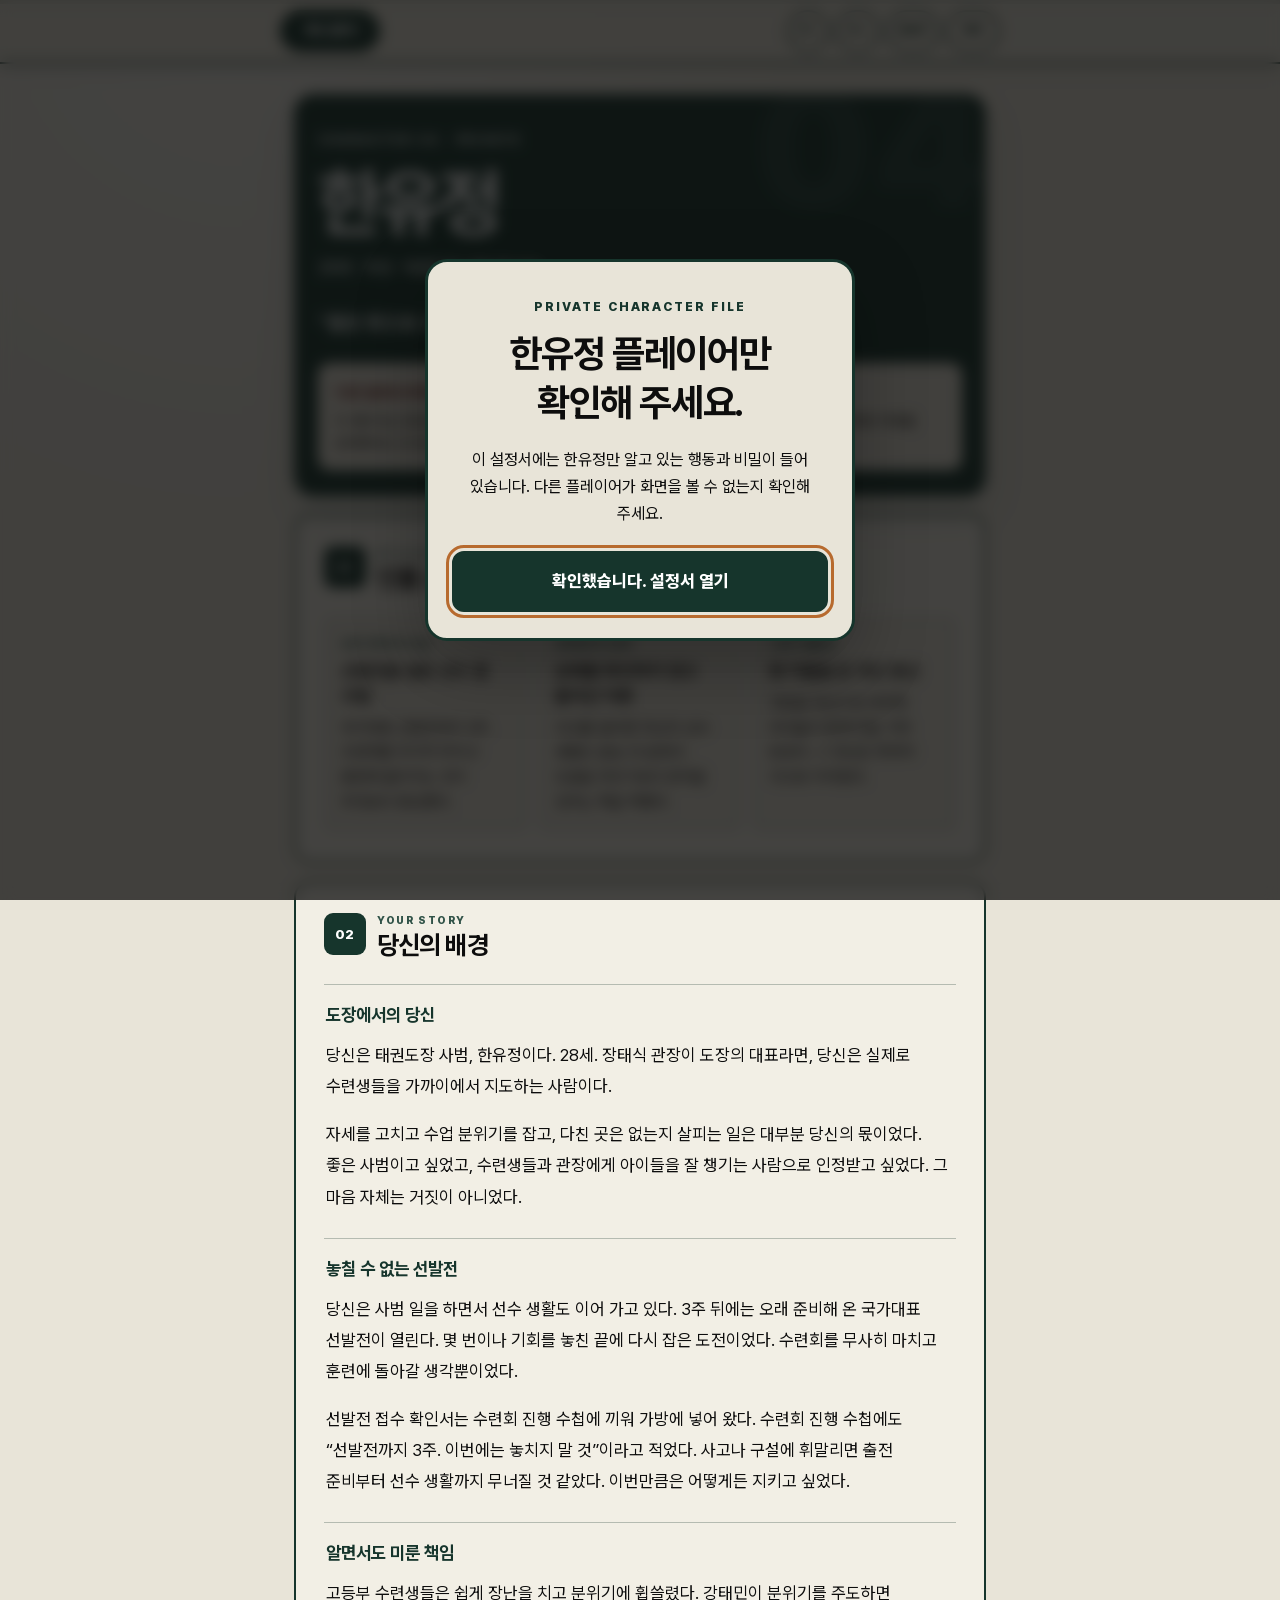
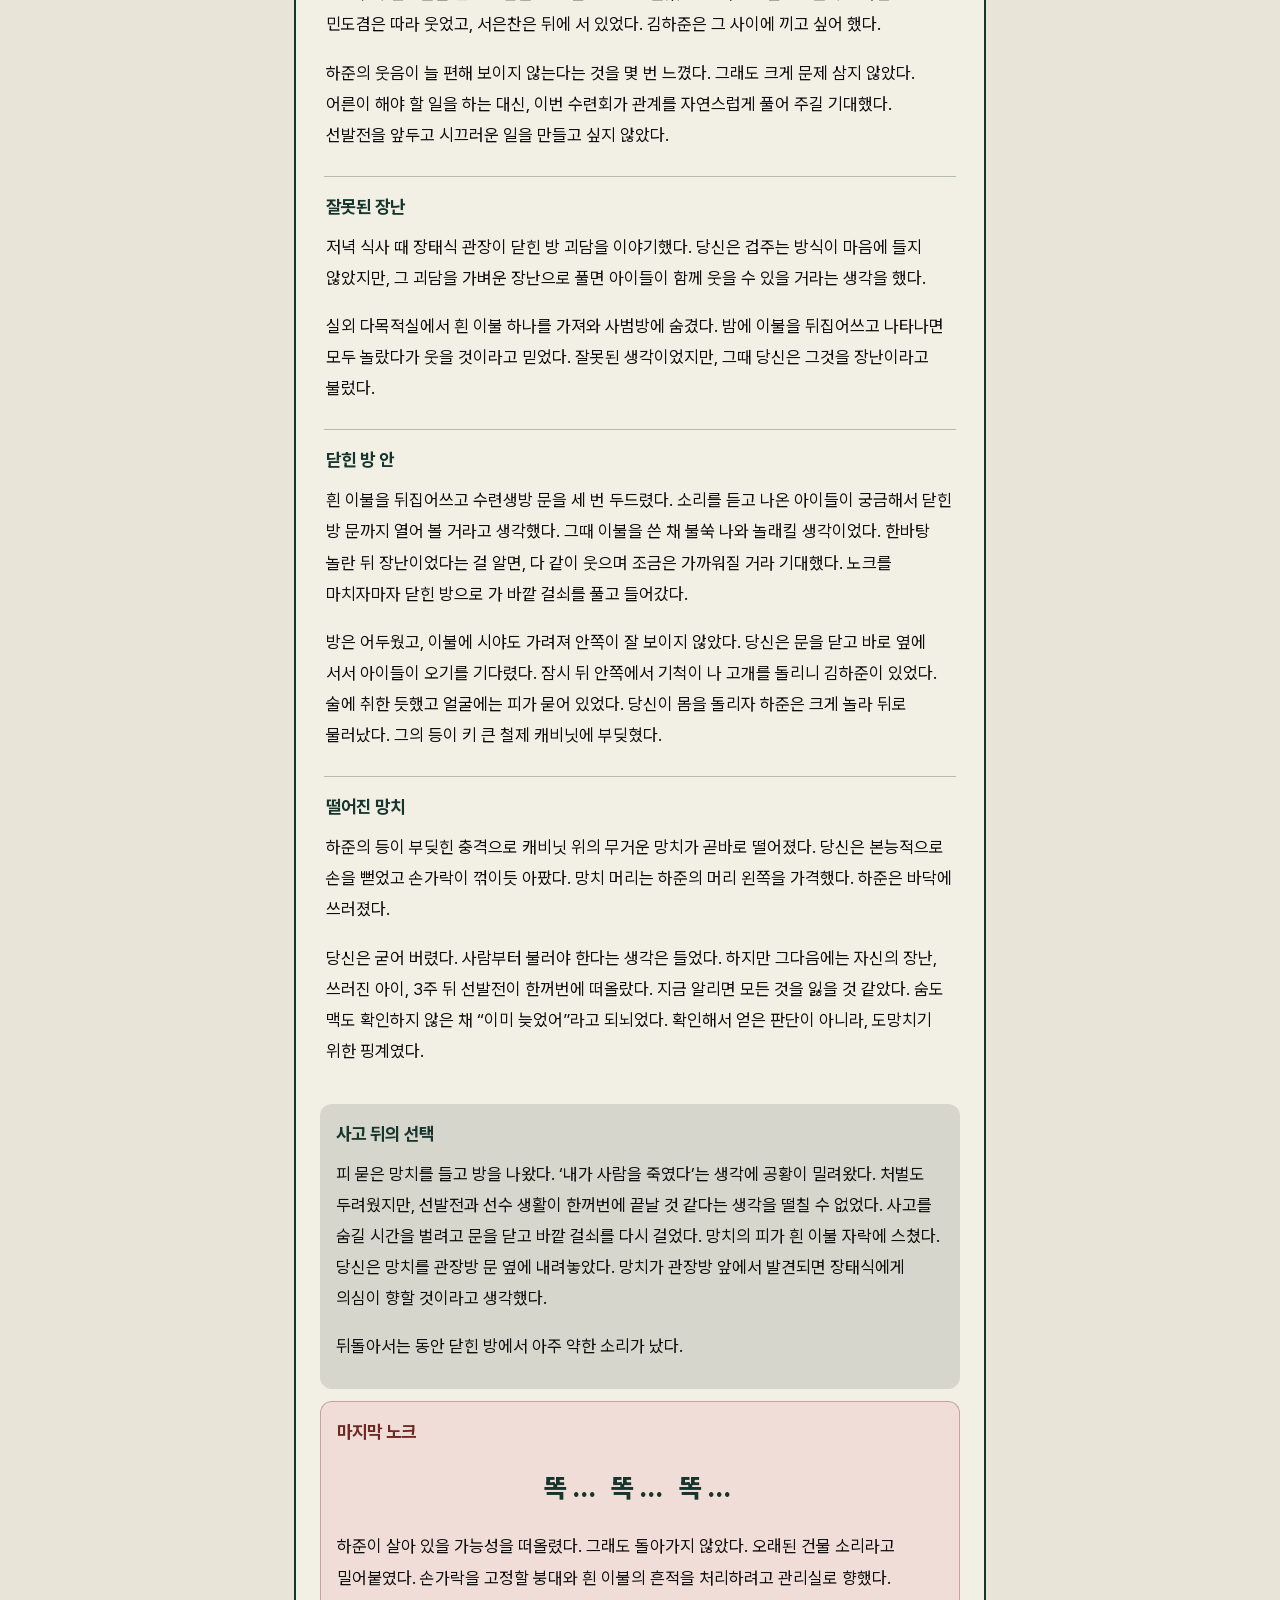
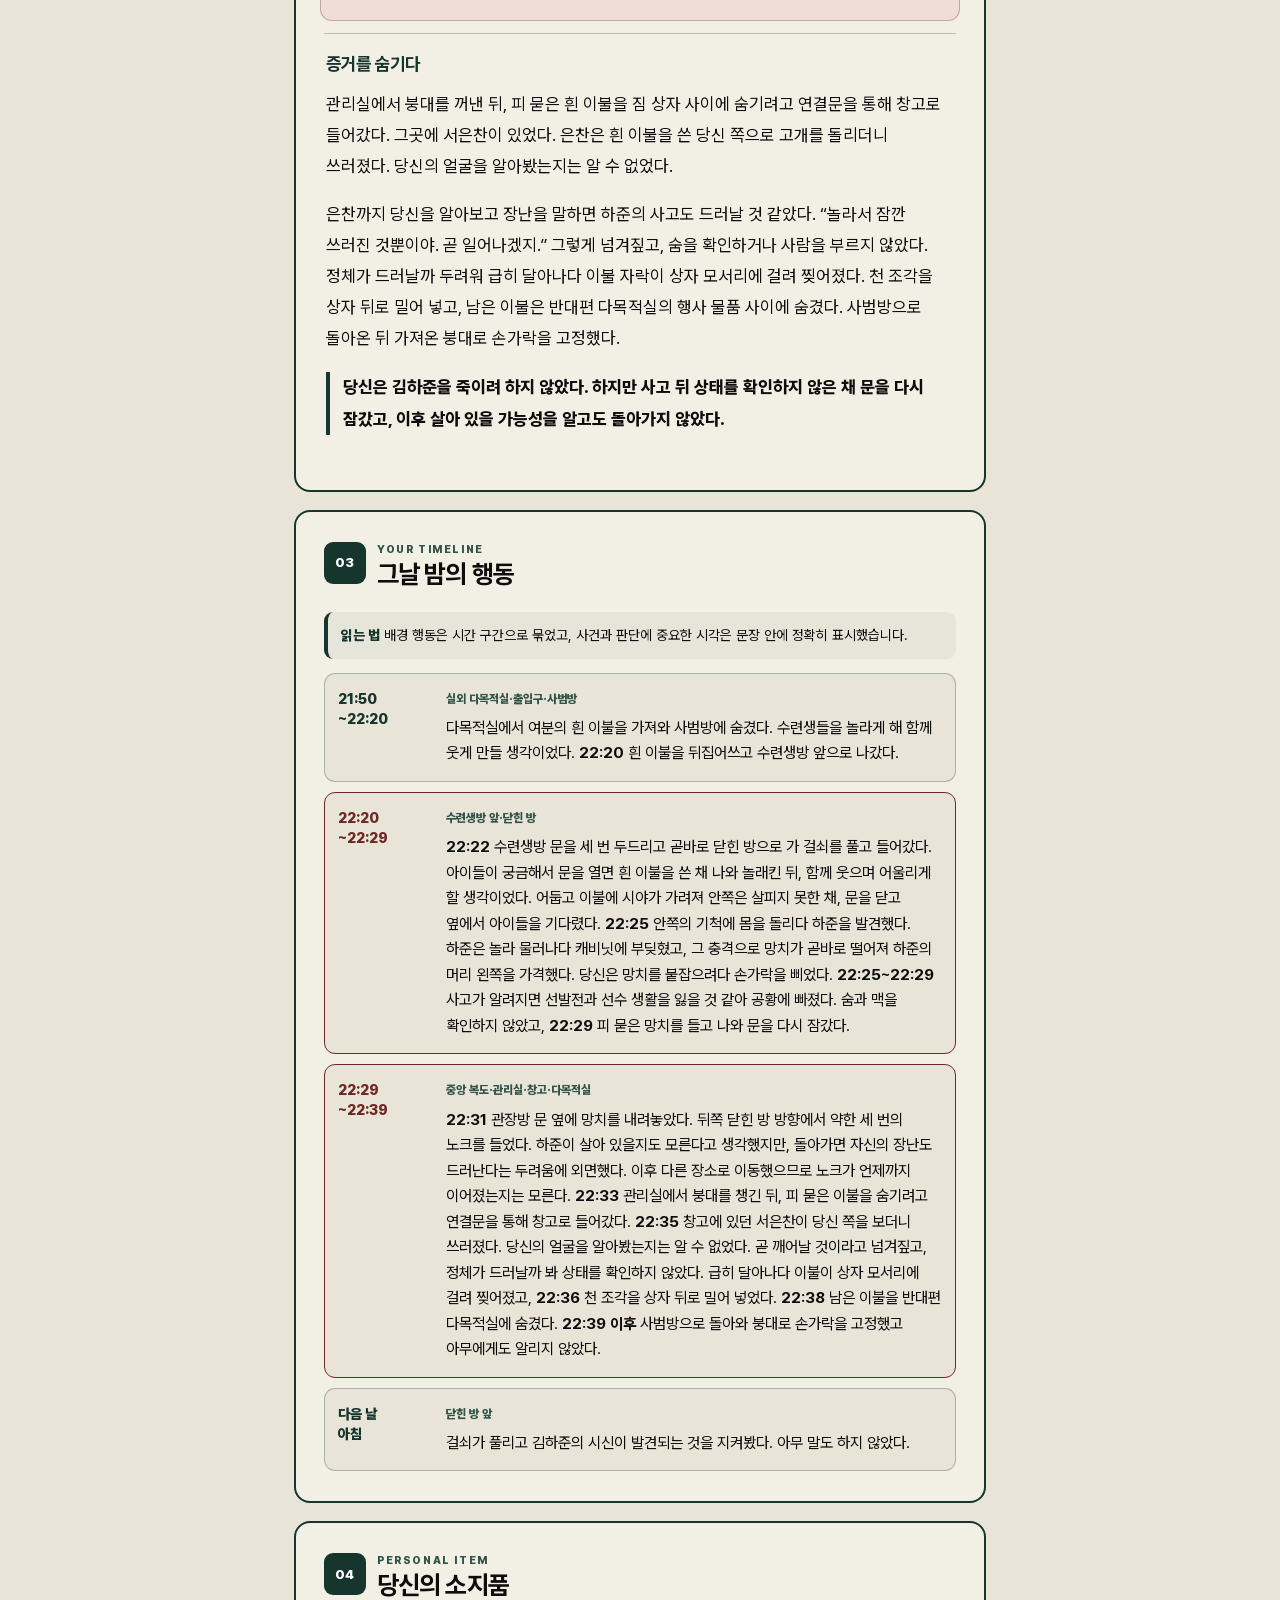
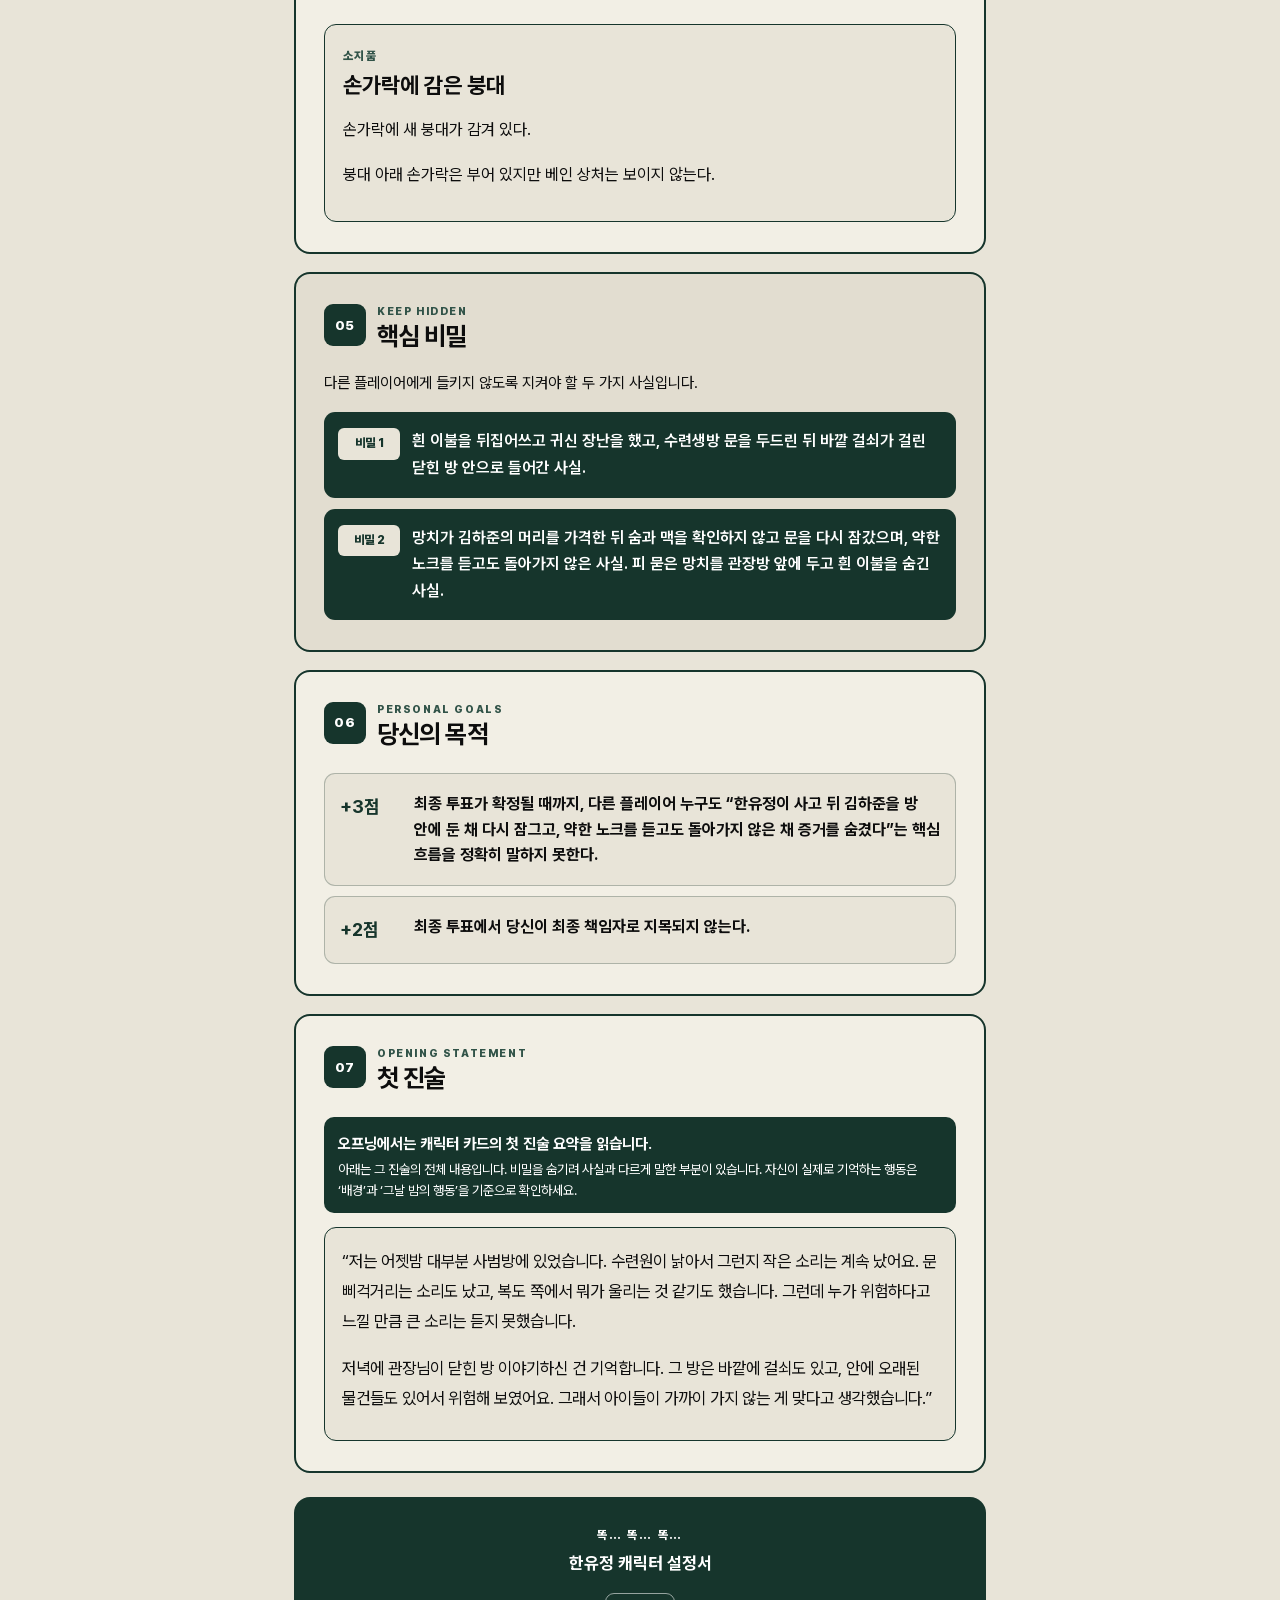
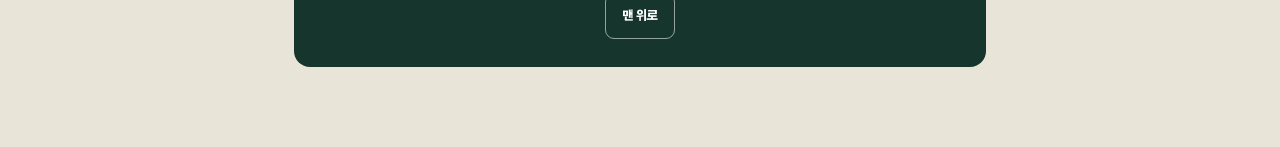
<file: index.html>
<!doctype html>
<html lang="ko">
<head>
  <meta charset="utf-8">
  <meta name="viewport" content="width=device-width, initial-scale=1, viewport-fit=cover">
  <meta name="theme-color" content="#E8E4D8">
  <meta name="color-scheme" content="light">
  <meta name="robots" content="noindex,nofollow,noarchive,nosnippet">
  <title>똑… 똑… 똑… | 한유정 캐릭터 설정서</title>
  <meta name="description" content="머더 미스터리 똑… 똑… 똑… 한유정 전용 모바일 캐릭터 설정서">
  <link rel="stylesheet" href="style.css?v=20260930-role1">
</head>
<body class="is-locked">
  <span class="page-top-anchor" id="pageTop" aria-hidden="true"></span>
  <a class="skip-link" href="#mainContent">본문으로 바로가기</a>
  <div class="reading-progress" aria-hidden="true"><span id="readingProgress"></span></div>

  <section class="privacy-gate" id="privacyGate" role="dialog" aria-modal="true" aria-labelledby="gateTitle">
    <div class="privacy-gate__card">
      <p class="privacy-gate__eyebrow">PRIVATE CHARACTER FILE</p>
      <h1 id="gateTitle">한유정 플레이어만<br>확인해 주세요.</h1>
      <p>이 설정서에는 한유정만 알고 있는 행동과 비밀이 들어 있습니다. 다른 플레이어가 화면을 볼 수 없는지 확인해 주세요.</p>
      <button id="acknowledgeButton" type="button">확인했습니다. 설정서 열기</button>
    </div>
  </section>

  <section class="reader-tutorial" id="readerTutorial" role="dialog" aria-modal="true" aria-labelledby="tutorialTitle" aria-describedby="tutorialDescription" hidden>
    <div class="reader-tutorial__spotlight" id="tutorialSpotlight" aria-hidden="true"></div>
    <div class="reader-tutorial__card" id="tutorialCard">
      <div class="reader-tutorial__meta">
        <p>상단 버튼 안내 <span id="tutorialCounter">1 / 4</span></p>
        <button id="tutorialClose" type="button" aria-label="버튼 안내 닫기">닫기</button>
      </div>
      <div class="reader-tutorial__copy" aria-live="polite" aria-atomic="true">
        <h2 id="tutorialTitle">게임 설명서</h2>
        <p id="tutorialDescription"></p>
      </div>
      <div class="reader-tutorial__actions">
        <button id="tutorialPrevious" type="button" disabled>이전</button>
        <button id="tutorialNext" type="button">다음</button>
      </div>
    </div>
  </section>

  <header class="reader-header" id="readerHeader" inert aria-hidden="true">
    <div class="reader-header__inner">
      <a class="control-button control-button--guide" id="gameGuideLink" href="game-guide/index.html">게임 설명서</a>
      <div class="reader-controls" aria-label="읽기 설정">
        <button class="control-button font-button" id="fontDown" type="button" aria-label="글자 크기 줄이기">가−</button>
        <button class="control-button font-button" id="fontUp" type="button" aria-label="글자 크기 키우기">가＋</button>
        <button class="control-button control-button--map" id="mapOpen" type="button" aria-haspopup="dialog" aria-controls="mapModal" aria-expanded="false">MAP</button>
        <button class="control-button control-button--toc" id="tocOpen" type="button" aria-haspopup="dialog" aria-controls="tocSheet" aria-expanded="false">목차</button>
      </div>
    </div>
  </header>

  <aside class="toc-sheet" id="tocSheet" aria-hidden="true" inert>
    <button class="toc-sheet__backdrop" id="tocBackdrop" type="button" tabindex="-1" aria-label="목차 닫기"></button>
    <div class="toc-sheet__panel" role="dialog" aria-modal="true" aria-labelledby="tocTitle">
      <div class="toc-sheet__header">
        <div><span>QUICK NAVIGATION</span><h2 id="tocTitle">목차</h2></div>
        <button id="tocClose" type="button" aria-label="목차 닫기">닫기</button>
      </div>
      <nav class="toc-list" aria-label="설정서 목차">
        <a href="#profile"><span>01</span><strong>인물 소개</strong></a>
        <a href="#background"><span>02</span><strong>당신의 배경</strong></a>
        <a href="#timeline"><span>03</span><strong>그날 밤의 행동</strong></a>
        <a href="#belonging"><span>04</span><strong>당신의 소지품</strong></a>
        <a href="#secrets"><span>05</span><strong>핵심 비밀</strong></a>
        <a href="#goals"><span>06</span><strong>당신의 목적</strong></a>
        <a href="#statement"><span>07</span><strong>첫 진술</strong></a>
      </nav>
    </div>
  </aside>

  <aside class="map-modal" id="mapModal" aria-hidden="true" inert>
    <button class="map-modal__backdrop" id="mapBackdrop" type="button" tabindex="-1" aria-label="지도 닫기"></button>
    <section class="map-modal__panel" role="dialog" aria-modal="true" aria-labelledby="mapTitle">
      <header class="map-modal__header">
        <div><span id="mapCounter">MAP 1 / 2</span><h2 id="mapTitle" aria-live="polite">수련원 지도</h2></div>
        <button id="mapClose" type="button">닫기</button>
      </header>
      <div class="map-toolbar" aria-label="지도 확대 설정">
        <button id="mapZoomOut" type="button" aria-label="지도 축소">−</button>
        <output id="mapZoomValue" aria-live="polite">100%</output>
        <button id="mapZoomIn" type="button" aria-label="지도 확대">＋</button>
        <button id="mapReset" type="button">맞춤</button>
      </div>
      <div class="map-viewport" id="mapViewport" tabindex="0" aria-label="확대된 지도를 스크롤하여 확인">
        <img id="mapImage" src="map.png" alt="수련원 실외시설과 실내시설의 방 및 이동 구조를 보여 주는 지도" draggable="false">
      </div>
      <footer class="map-gallery-footer">
        <div class="map-thumbnails" role="group" aria-label="지도 선택">
          <button class="map-thumbnail" type="button" data-map-src="map.png" data-map-title="수련원 지도" data-map-alt="수련원 실외시설과 실내시설의 방 및 이동 구조를 보여 주는 지도" aria-label="수련원 지도 보기" aria-pressed="true" aria-controls="mapViewport">
            <img src="map.png" alt="" width="56" height="48" loading="lazy" draggable="false">
            <span class="map-thumbnail__label">수련원 지도</span>
            <span class="map-thumbnail__check" aria-hidden="true">✓</span>
          </button>
          <button class="map-thumbnail" type="button" data-map-src="bed-layout.png" data-map-title="수련생방 침대 배치도" data-map-alt="수련생방 침대 배치도. 왼쪽 위는 서은찬, 왼쪽 아래는 김하준, 오른쪽은 민도겸, 아래쪽 가로 침대는 강태민. 창문은 위쪽, 출입문은 오른쪽 위에 있다." aria-label="수련생방 침대 배치도 보기" aria-pressed="false" aria-controls="mapViewport">
            <img src="bed-layout.png" alt="" width="56" height="48" loading="lazy" draggable="false">
            <span class="map-thumbnail__label">침대 배치도</span>
            <span class="map-thumbnail__check" aria-hidden="true">✓</span>
          </button>
        </div>
        <p class="map-hint">미리보기를 누르면 지도가 바뀝니다.<br>확대 후에는 위아래·좌우로 움직여 확인하세요.</p>
      </footer>
    </section>
  </aside>

  <main class="page-shell" id="mainContent" tabindex="-1" inert aria-hidden="true">
    <section class="character-hero" aria-labelledby="characterName">
      <p class="character-hero__eyebrow">CHARACTER 04 · PRIVATE</p>
      <div class="character-hero__identity">
        <h2 id="characterName">한유정</h2>
        <p class="character-case-status character-case-status--culprit" aria-label="이번 사건: 당신은 범인입니다."><span>이번 사건 · 본인만 확인</span><strong>당신은 범인입니다.</strong></p>
      </div>
      <p class="character-hero__role">28세 · 여성 · 태권도장 사범 겸 선수</p>
      <p class="character-hero__lead">“좋은 뜻으로 시작한 장난은, 돌아갈 수 없는 선택이 되었다.”</p>
      <div class="privacy-note">
        <strong>다른 플레이어에게 보여주지 마세요.</strong>
        <p>이 페이지는 한유정을 맡은 플레이어만 읽습니다. 필요한 내용은 말로 설명할 수 있지만, 설정서 화면 자체를 공개해서는 안 됩니다.</p>
      </div>
    </section>

    <section class="content-section" id="profile" data-section="인물 소개">
      <div class="section-heading">
        <span class="section-number">01</span>
        <div><p>AT A GLANCE</p><h2>인물 소개</h2></div>
      </div>
      <div class="profile-grid">
        <article><span>도장 안에서의 모습</span><strong>선발전을 앞둔 선수 겸 사범</strong><p>국가대표 선발전까지 3주. 수련회를 무사히 마치고 훈련에 돌아가는 것이 무엇보다 중요했다.</p></article>
        <article><span>김하준과의 관계</span><strong>상태를 확인하지 않고 돌아선 어른</strong><p>사고를 알리면 자신의 선수 생활도 끝날 것 같았다. 도움을 부르기보다 흔적을 감추는 쪽을 택했다.</p></article>
        <article><span>그날의 출발점</span><strong>흰 이불을 쓴 귀신 장난</strong><p>괴담을 장난으로 바꾸면 아이들이 함께 웃을 거라 믿었다. 그 장난은 뜻밖의 사고로 이어졌다.</p></article>
      </div>
    </section>

    <section class="content-section" id="background" data-section="당신의 배경">
      <div class="section-heading">
        <span class="section-number">02</span>
        <div><p>YOUR STORY</p><h2>당신의 배경</h2></div>
      </div>
      <div class="story-block">
        <h3>도장에서의 당신</h3>
        <p>당신은 태권도장 사범, 한유정이다. 28세. 장태식 관장이 도장의 대표라면, 당신은 실제로 수련생들을 가까이에서 지도하는 사람이다.</p>
        <p>자세를 고치고 수업 분위기를 잡고, 다친 곳은 없는지 살피는 일은 대부분 당신의 몫이었다. 좋은 사범이고 싶었고, 수련생들과 관장에게 아이들을 잘 챙기는 사람으로 인정받고 싶었다. 그 마음 자체는 거짓이 아니었다.</p>
      </div>
      <div class="story-block">
        <h3>놓칠 수 없는 선발전</h3>
        <p>당신은 사범 일을 하면서 선수 생활도 이어 가고 있다. 3주 뒤에는 오래 준비해 온 국가대표 선발전이 열린다. 몇 번이나 기회를 놓친 끝에 다시 잡은 도전이었다. 수련회를 무사히 마치고 훈련에 돌아갈 생각뿐이었다.</p>
        <p>선발전 접수 확인서는 수련회 진행 수첩에 끼워 가방에 넣어 왔다. 수련회 진행 수첩에도 “선발전까지 3주. 이번에는 놓치지 말 것”이라고 적었다. 사고나 구설에 휘말리면 출전 준비부터 선수 생활까지 무너질 것 같았다. 이번만큼은 어떻게든 지키고 싶었다.</p>
      </div>
      <div class="story-block">
        <h3>알면서도 미룬 책임</h3>
        <p>고등부 수련생들은 쉽게 장난을 치고 분위기에 휩쓸렸다. 강태민이 분위기를 주도하면 민도겸은 따라 웃었고, 서은찬은 뒤에 서 있었다. 김하준은 그 사이에 끼고 싶어 했다.</p>
        <p>하준의 웃음이 늘 편해 보이지 않는다는 것을 몇 번 느꼈다. 그래도 크게 문제 삼지 않았다. 어른이 해야 할 일을 하는 대신, 이번 수련회가 관계를 자연스럽게 풀어 주길 기대했다. 선발전을 앞두고 시끄러운 일을 만들고 싶지 않았다.</p>
      </div>
      <div class="story-block">
        <h3>잘못된 장난</h3>
        <p>저녁 식사 때 장태식 관장이 닫힌 방 괴담을 이야기했다. 당신은 겁주는 방식이 마음에 들지 않았지만, 그 괴담을 가벼운 장난으로 풀면 아이들이 함께 웃을 수 있을 거라는 생각을 했다.</p>
        <p>실외 다목적실에서 흰 이불 하나를 가져와 사범방에 숨겼다. 밤에 이불을 뒤집어쓰고 나타나면 모두 놀랐다가 웃을 것이라고 믿었다. 잘못된 생각이었지만, 그때 당신은 그것을 장난이라고 불렀다.</p>
      </div>
      <div class="story-block">
        <h3>닫힌 방 안</h3>
        <p>흰 이불을 뒤집어쓰고 수련생방 문을 세 번 두드렸다. 소리를 듣고 나온 아이들이 궁금해서 닫힌 방 문까지 열어 볼 거라고 생각했다. 그때 이불을 쓴 채 불쑥 나와 놀래킬 생각이었다. 한바탕 놀란 뒤 장난이었다는 걸 알면, 다 같이 웃으며 조금은 가까워질 거라 기대했다. 노크를 마치자마자 닫힌 방으로 가 바깥 걸쇠를 풀고 들어갔다.</p>
        <p>방은 어두웠고, 이불에 시야도 가려져 안쪽이 잘 보이지 않았다. 당신은 문을 닫고 바로 옆에 서서 아이들이 오기를 기다렸다. 잠시 뒤 안쪽에서 기척이 나 고개를 돌리니 김하준이 있었다. 술에 취한 듯했고 얼굴에는 피가 묻어 있었다. 당신이 몸을 돌리자 하준은 크게 놀라 뒤로 물러났다. 그의 등이 키 큰 철제 캐비닛에 부딪혔다.</p>
      </div>
      <div class="story-block">
        <h3>떨어진 망치</h3>
        <p>하준의 등이 부딪힌 충격으로 캐비닛 위의 무거운 망치가 곧바로 떨어졌다. 당신은 본능적으로 손을 뻗었고 손가락이 꺾이듯 아팠다. 망치 머리는 하준의 머리 왼쪽을 가격했다. 하준은 바닥에 쓰러졌다.</p>
        <p>당신은 굳어 버렸다. 사람부터 불러야 한다는 생각은 들었다. 하지만 그다음에는 자신의 장난, 쓰러진 아이, 3주 뒤 선발전이 한꺼번에 떠올랐다. 지금 알리면 모든 것을 잃을 것 같았다. 숨도 맥도 확인하지 않은 채 “이미 늦었어”라고 되뇌었다. 확인해서 얻은 판단이 아니라, 도망치기 위한 핑계였다.</p>
      </div>
      <div class="story-block story-block--dark">
        <h3>사고 뒤의 선택</h3>
        <p>피 묻은 망치를 들고 방을 나왔다. ‘내가 사람을 죽였다’는 생각에 공황이 밀려왔다. 처벌도 두려웠지만, 선발전과 선수 생활이 한꺼번에 끝날 것 같다는 생각을 떨칠 수 없었다. 사고를 숨길 시간을 벌려고 문을 닫고 바깥 걸쇠를 다시 걸었다. 망치의 피가 흰 이불 자락에 스쳤다. 당신은 망치를 관장방 문 옆에 내려놓았다. 망치가 관장방 앞에서 발견되면 장태식에게 의심이 향할 것이라고 생각했다.</p>
        <p>뒤돌아서는 동안 닫힌 방에서 아주 약한 소리가 났다.</p>
      </div>
      <div class="story-block story-block--danger">
        <h3>마지막 노크</h3>
        <blockquote>똑… 똑… 똑…</blockquote>
        <p>하준이 살아 있을 가능성을 떠올렸다. 그래도 돌아가지 않았다. 오래된 건물 소리라고 밀어붙였다. 손가락을 고정할 붕대와 흰 이불의 흔적을 처리하려고 관리실로 향했다.</p>
      </div>
      <div class="story-block">
        <h3>증거를 숨기다</h3>
        <p>관리실에서 붕대를 꺼낸 뒤, 피 묻은 흰 이불을 짐 상자 사이에 숨기려고 연결문을 통해 창고로 들어갔다. 그곳에 서은찬이 있었다. 은찬은 흰 이불을 쓴 당신 쪽으로 고개를 돌리더니 쓰러졌다. 당신의 얼굴을 알아봤는지는 알 수 없었다.</p>
        <p>은찬까지 당신을 알아보고 장난을 말하면 하준의 사고도 드러날 것 같았다. “놀라서 잠깐 쓰러진 것뿐이야. 곧 일어나겠지.” 그렇게 넘겨짚고, 숨을 확인하거나 사람을 부르지 않았다. 정체가 드러날까 두려워 급히 달아나다 이불 자락이 상자 모서리에 걸려 찢어졌다. 천 조각을 상자 뒤로 밀어 넣고, 남은 이불은 반대편 다목적실의 행사 물품 사이에 숨겼다. 사범방으로 돌아온 뒤 가져온 붕대로 손가락을 고정했다.</p>
        <p class="ending-line">당신은 김하준을 죽이려 하지 않았다. 하지만 사고 뒤 상태를 확인하지 않은 채 문을 다시 잠갔고, 이후 살아 있을 가능성을 알고도 돌아가지 않았다.</p>
      </div>
    </section>

    <section class="content-section" id="timeline" data-section="그날 밤의 행동">
      <div class="section-heading">
        <span class="section-number">03</span>
        <div><p>YOUR TIMELINE</p><h2>그날 밤의 행동</h2></div>
      </div>
      <p class="timeline-note"><strong>읽는 법</strong> 배경 행동은 시간 구간으로 묶었고, 사건과 판단에 중요한 시각은 문장 안에 정확히 표시했습니다.</p>
      <ol class="timeline-list">
        <li><div class="timeline-time" aria-label="21시 50분부터 22시 20분까지">21:50<br><span>~22:20</span></div><div><span class="location">실외 다목적실·출입구·사범방</span><p>다목적실에서 여분의 흰 이불을 가져와 사범방에 숨겼다. 수련생들을 놀라게 해 함께 웃게 만들 생각이었다. <strong>22:20</strong> 흰 이불을 뒤집어쓰고 수련생방 앞으로 나갔다.</p></div></li>
        <li class="timeline-list__critical"><div class="timeline-time" aria-label="22시 20분부터 22시 29분까지">22:20<br><span>~22:29</span></div><div><span class="location">수련생방 앞·닫힌 방</span><p><strong>22:22</strong> 수련생방 문을 세 번 두드리고 곧바로 닫힌 방으로 가 걸쇠를 풀고 들어갔다. 아이들이 궁금해서 문을 열면 흰 이불을 쓴 채 나와 놀래킨 뒤, 함께 웃으며 어울리게 할 생각이었다. 어둡고 이불에 시야가 가려져 안쪽은 살피지 못한 채, 문을 닫고 옆에서 아이들을 기다렸다. <strong>22:25</strong> 안쪽의 기척에 몸을 돌리다 하준을 발견했다. 하준은 놀라 물러나다 캐비닛에 부딪혔고, 그 충격으로 망치가 곧바로 떨어져 하준의 머리 왼쪽을 가격했다. 당신은 망치를 붙잡으려다 손가락을 삐었다. <strong>22:25~22:29</strong> 사고가 알려지면 선발전과 선수 생활을 잃을 것 같아 공황에 빠졌다. 숨과 맥을 확인하지 않았고, <strong>22:29</strong> 피 묻은 망치를 들고 나와 문을 다시 잠갔다.</p></div></li>
        <li class="timeline-list__critical"><div class="timeline-time" aria-label="22시 29분부터 22시 39분까지">22:29<br><span>~22:39</span></div><div><span class="location">중앙 복도·관리실·창고·다목적실</span><p><strong>22:31</strong> 관장방 문 옆에 망치를 내려놓았다. 뒤쪽 닫힌 방 방향에서 약한 세 번의 노크를 들었다. 하준이 살아 있을지도 모른다고 생각했지만, 돌아가면 자신의 장난도 드러난다는 두려움에 외면했다. 이후 다른 장소로 이동했으므로 노크가 언제까지 이어졌는지는 모른다. <strong>22:33</strong> 관리실에서 붕대를 챙긴 뒤, 피 묻은 이불을 숨기려고 연결문을 통해 창고로 들어갔다. <strong>22:35</strong> 창고에 있던 서은찬이 당신 쪽을 보더니 쓰러졌다. 당신의 얼굴을 알아봤는지는 알 수 없었다. 곧 깨어날 것이라고 넘겨짚고, 정체가 드러날까 봐 상태를 확인하지 않았다. 급히 달아나다 이불이 상자 모서리에 걸려 찢어졌고, <strong>22:36</strong> 천 조각을 상자 뒤로 밀어 넣었다. <strong>22:38</strong> 남은 이불을 반대편 다목적실에 숨겼다. <strong>22:39 이후</strong> 사범방으로 돌아와 붕대로 손가락을 고정했고 아무에게도 알리지 않았다.</p></div></li>
        <li><div class="timeline-time">다음 날<br>아침</div><div><span class="location">닫힌 방 앞</span><p>걸쇠가 풀리고 김하준의 시신이 발견되는 것을 지켜봤다. 아무 말도 하지 않았다.</p></div></li>
      </ol>
    </section>

    <section class="content-section" id="belonging" data-section="당신의 소지품">
      <div class="section-heading">
        <span class="section-number">04</span>
        <div><p>PERSONAL ITEM</p><h2>당신의 소지품</h2></div>
      </div>
      <article class="item-card">
        <p class="item-card__label">소지품</p>
        <h3>손가락에 감은 붕대</h3>
        <p>손가락에 새 붕대가 감겨 있다.</p>
        <p>붕대 아래 손가락은 부어 있지만 베인 상처는 보이지 않는다.</p>
      </article>
    </section>

    <section class="content-section content-section--secret" id="secrets" data-section="핵심 비밀">
      <div class="section-heading">
        <span class="section-number">05</span>
        <div><p>KEEP HIDDEN</p><h2>핵심 비밀</h2></div>
      </div>
      <p class="section-intro">다른 플레이어에게 들키지 않도록 지켜야 할 두 가지 사실입니다.</p>
      <div class="secret-list">
        <article><span>비밀 1</span><p>흰 이불을 뒤집어쓰고 귀신 장난을 했고, 수련생방 문을 두드린 뒤 바깥 걸쇠가 걸린 닫힌 방 안으로 들어간 사실.</p></article>
        <article><span>비밀 2</span><p>망치가 김하준의 머리를 가격한 뒤 숨과 맥을 확인하지 않고 문을 다시 잠갔으며, 약한 노크를 듣고도 돌아가지 않은 사실. 피 묻은 망치를 관장방 앞에 두고 흰 이불을 숨긴 사실.</p></article>
      </div>
    </section>

    <section class="content-section" id="goals" data-section="당신의 목적">
      <div class="section-heading">
        <span class="section-number">06</span>
        <div><p>PERSONAL GOALS</p><h2>당신의 목적</h2></div>
      </div>
      <div class="goal-list">
        <article><strong>+3점</strong><p>최종 투표가 확정될 때까지, 다른 플레이어 누구도 “한유정이 사고 뒤 김하준을 방 안에 둔 채 다시 잠그고, 약한 노크를 듣고도 돌아가지 않은 채 증거를 숨겼다”는 핵심 흐름을 정확히 말하지 못한다.</p></article>
        <article><strong>+2점</strong><p>최종 투표에서 당신이 최종 책임자로 지목되지 않는다.</p></article>
      </div>
    </section>

    <section class="content-section" id="statement" data-section="첫 진술">
      <div class="section-heading">
        <span class="section-number">07</span>
        <div><p>OPENING STATEMENT</p><h2>첫 진술</h2></div>
      </div>
      <div class="statement-note"><strong>오프닝에서는 캐릭터 카드의 첫 진술 요약을 읽습니다.</strong><p>아래는 그 진술의 전체 내용입니다. 비밀을 숨기려 사실과 다르게 말한 부분이 있습니다. 자신이 실제로 기억하는 행동은 ‘배경’과 ‘그날 밤의 행동’을 기준으로 확인하세요.</p></div>
      <blockquote class="statement-card" id="statementText">
        <p>“저는 어젯밤 대부분 사범방에 있었습니다. 수련원이 낡아서 그런지 작은 소리는 계속 났어요. 문 삐걱거리는 소리도 났고, 복도 쪽에서 뭐가 울리는 것 같기도 했습니다. 그런데 누가 위험하다고 느낄 만큼 큰 소리는 듣지 못했습니다.</p>
        <p>저녁에 관장님이 닫힌 방 이야기하신 건 기억합니다. 그 방은 바깥에 걸쇠도 있고, 안에 오래된 물건들도 있어서 위험해 보였어요. 그래서 아이들이 가까이 가지 않는 게 맞다고 생각했습니다.”</p>
      </blockquote>
    </section>

    <footer class="page-footer">
      <p>똑… 똑… 똑…</p>
      <strong>한유정 캐릭터 설정서</strong>
      <div class="page-footer__links"><a id="footerTopLink" href="#pageTop">맨 위로</a></div>
    </footer>
  </main>

  <button class="top-button" id="topButton" type="button" tabindex="-1" aria-hidden="true" aria-label="맨 위로 이동" title="맨 위로">↑</button>
  <script src="script.js?v=feedback-20260920"></script>
</body>
</html>
</file>
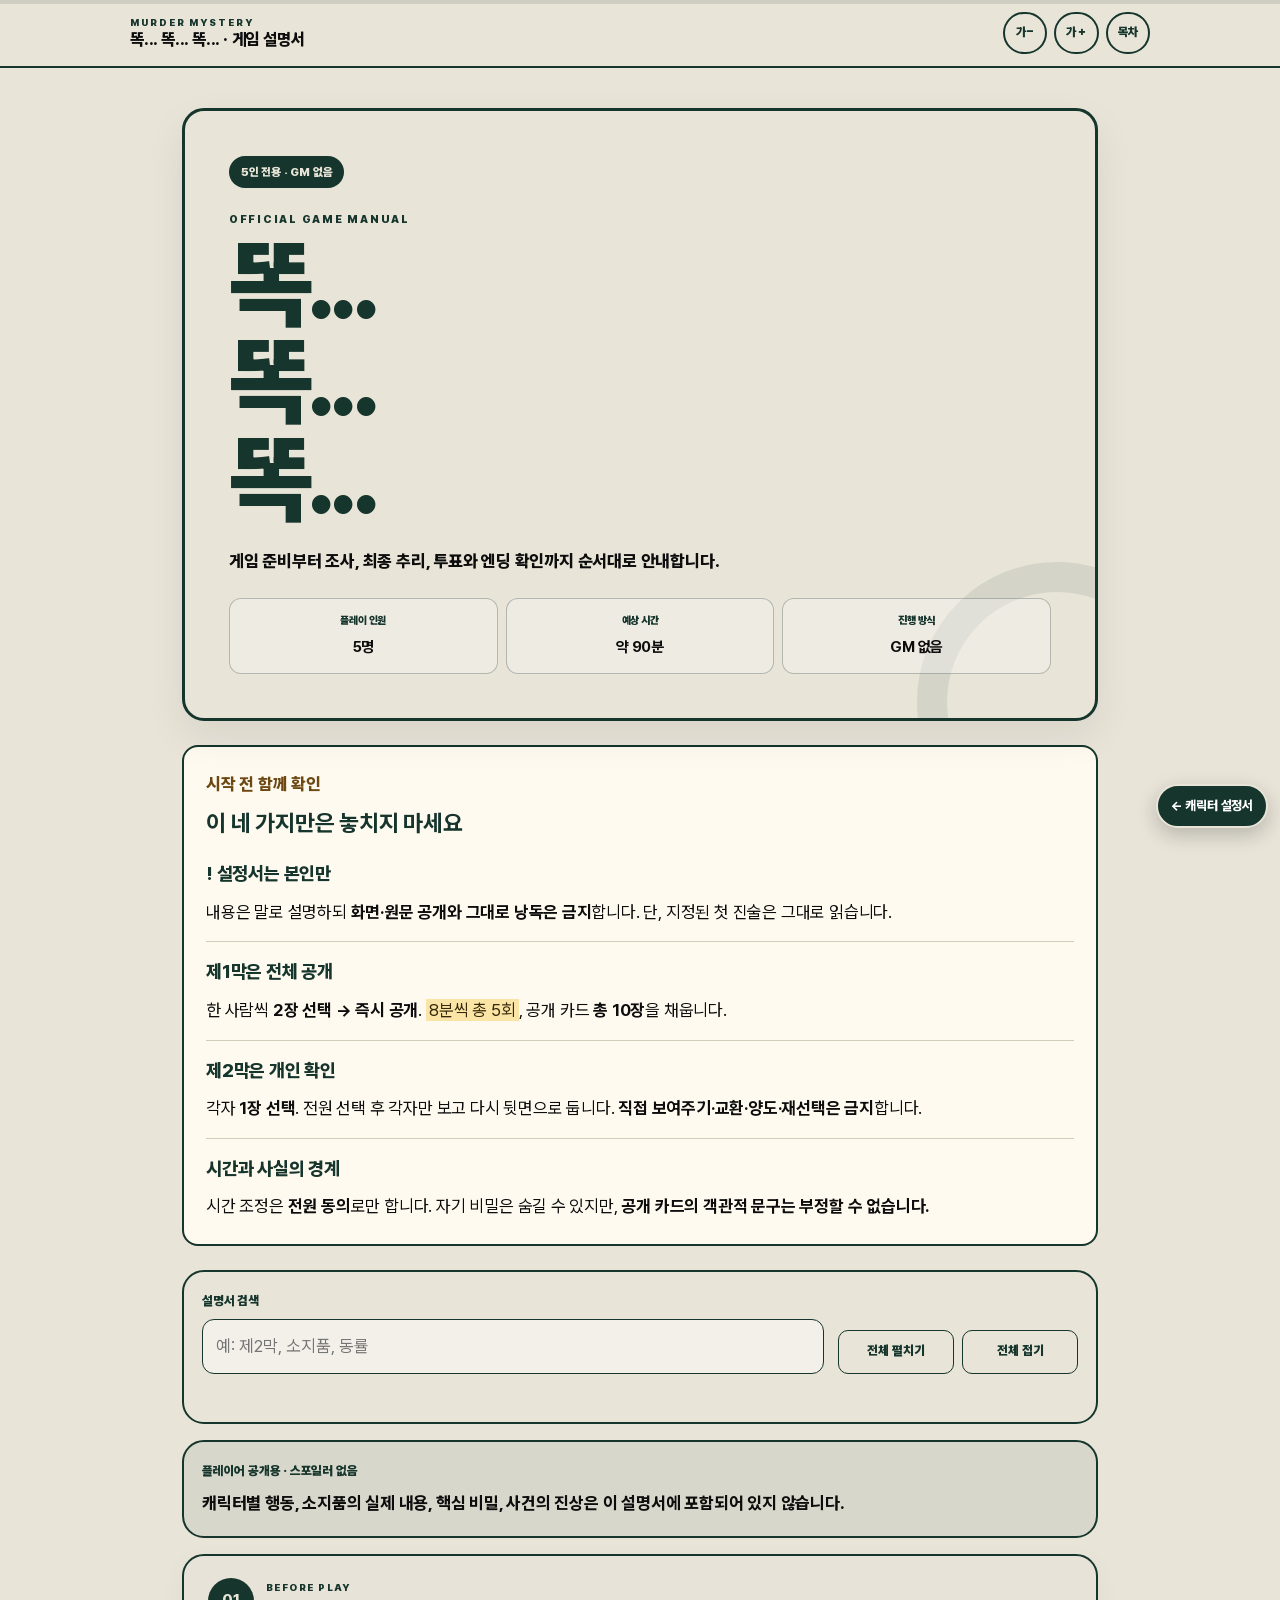
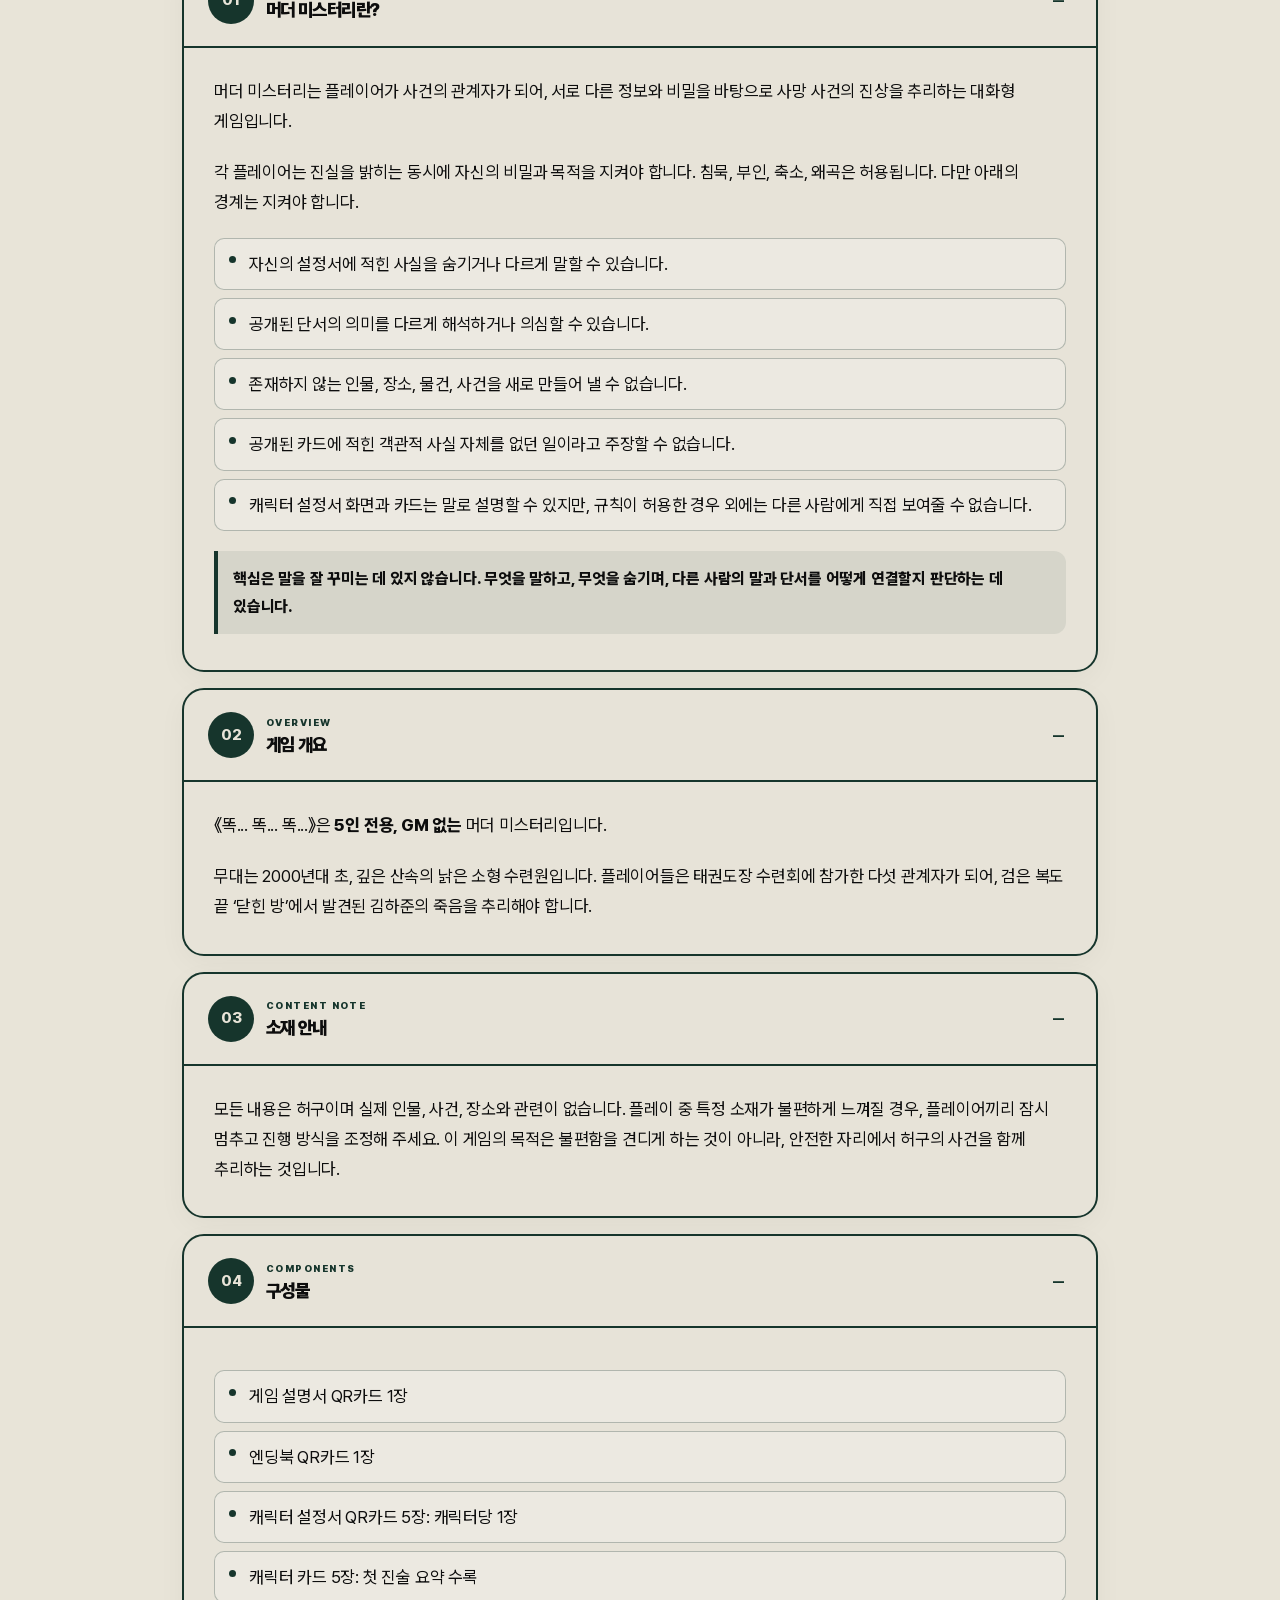
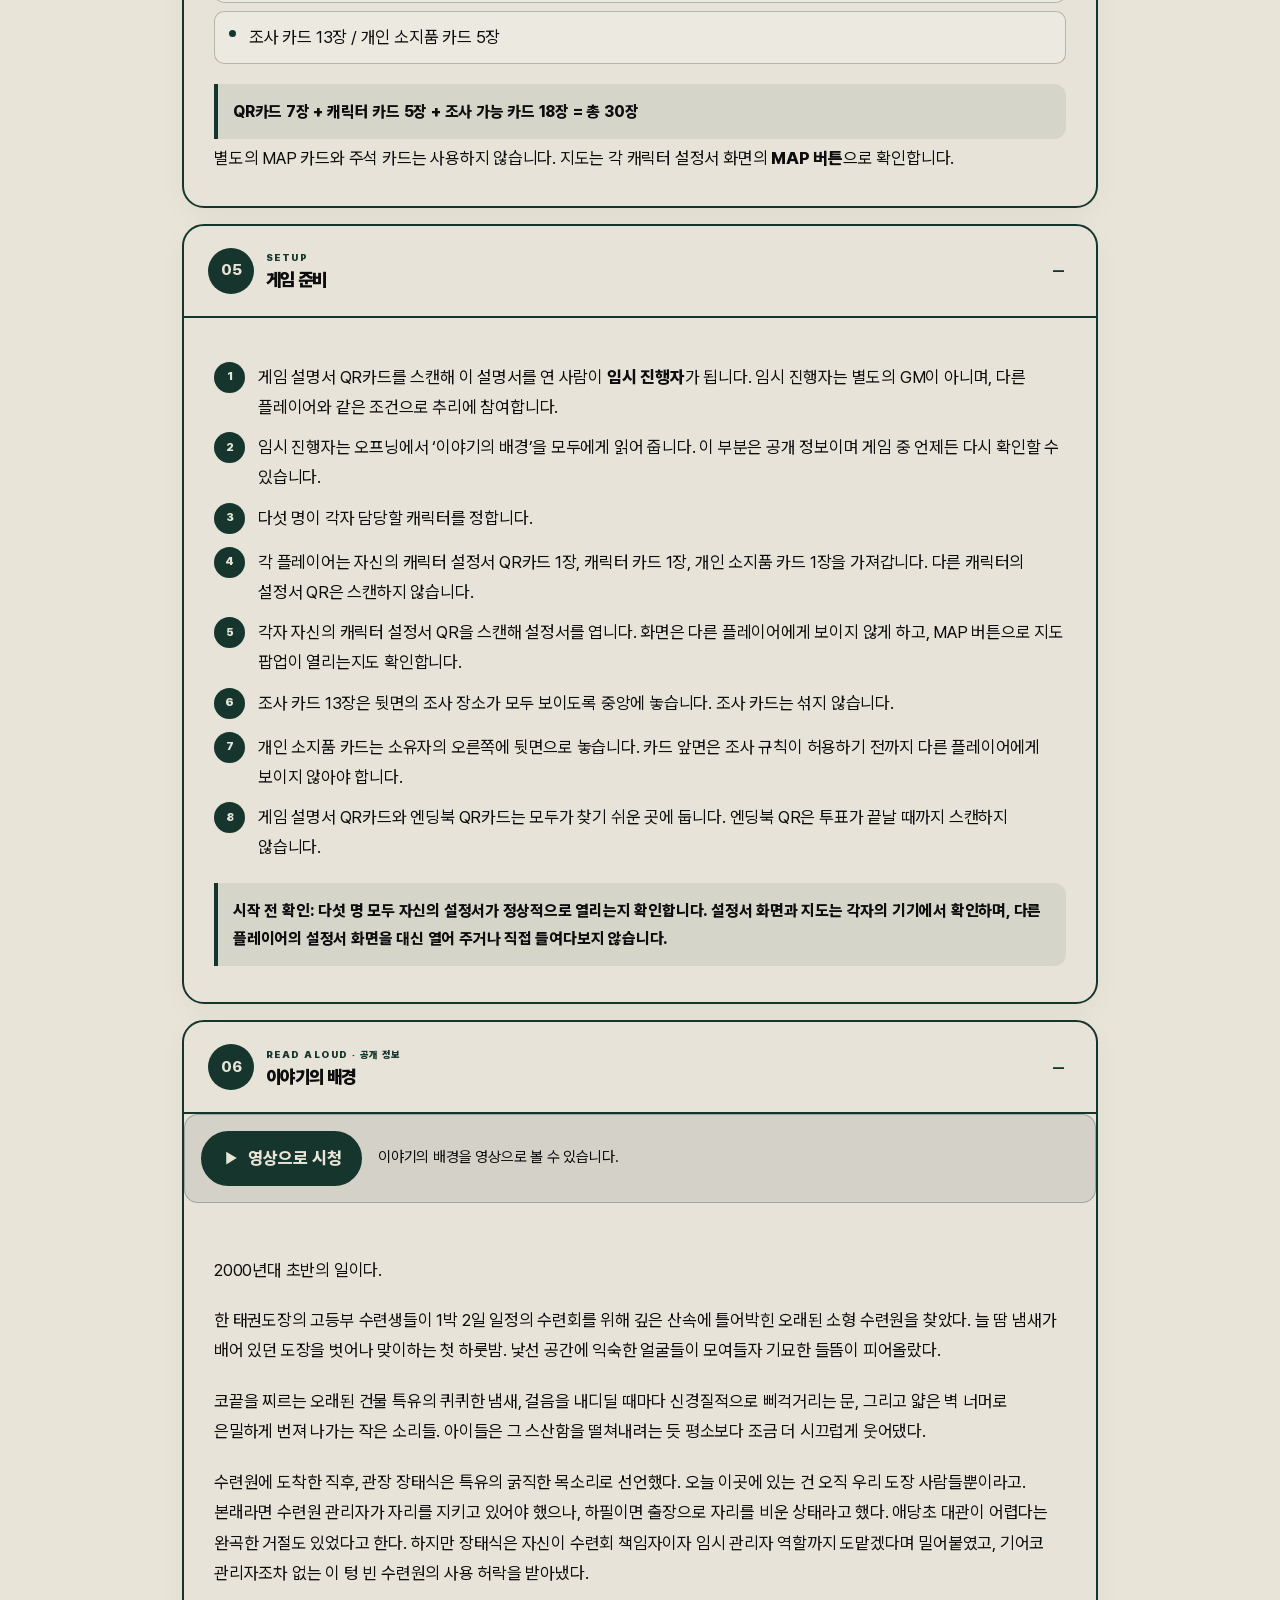
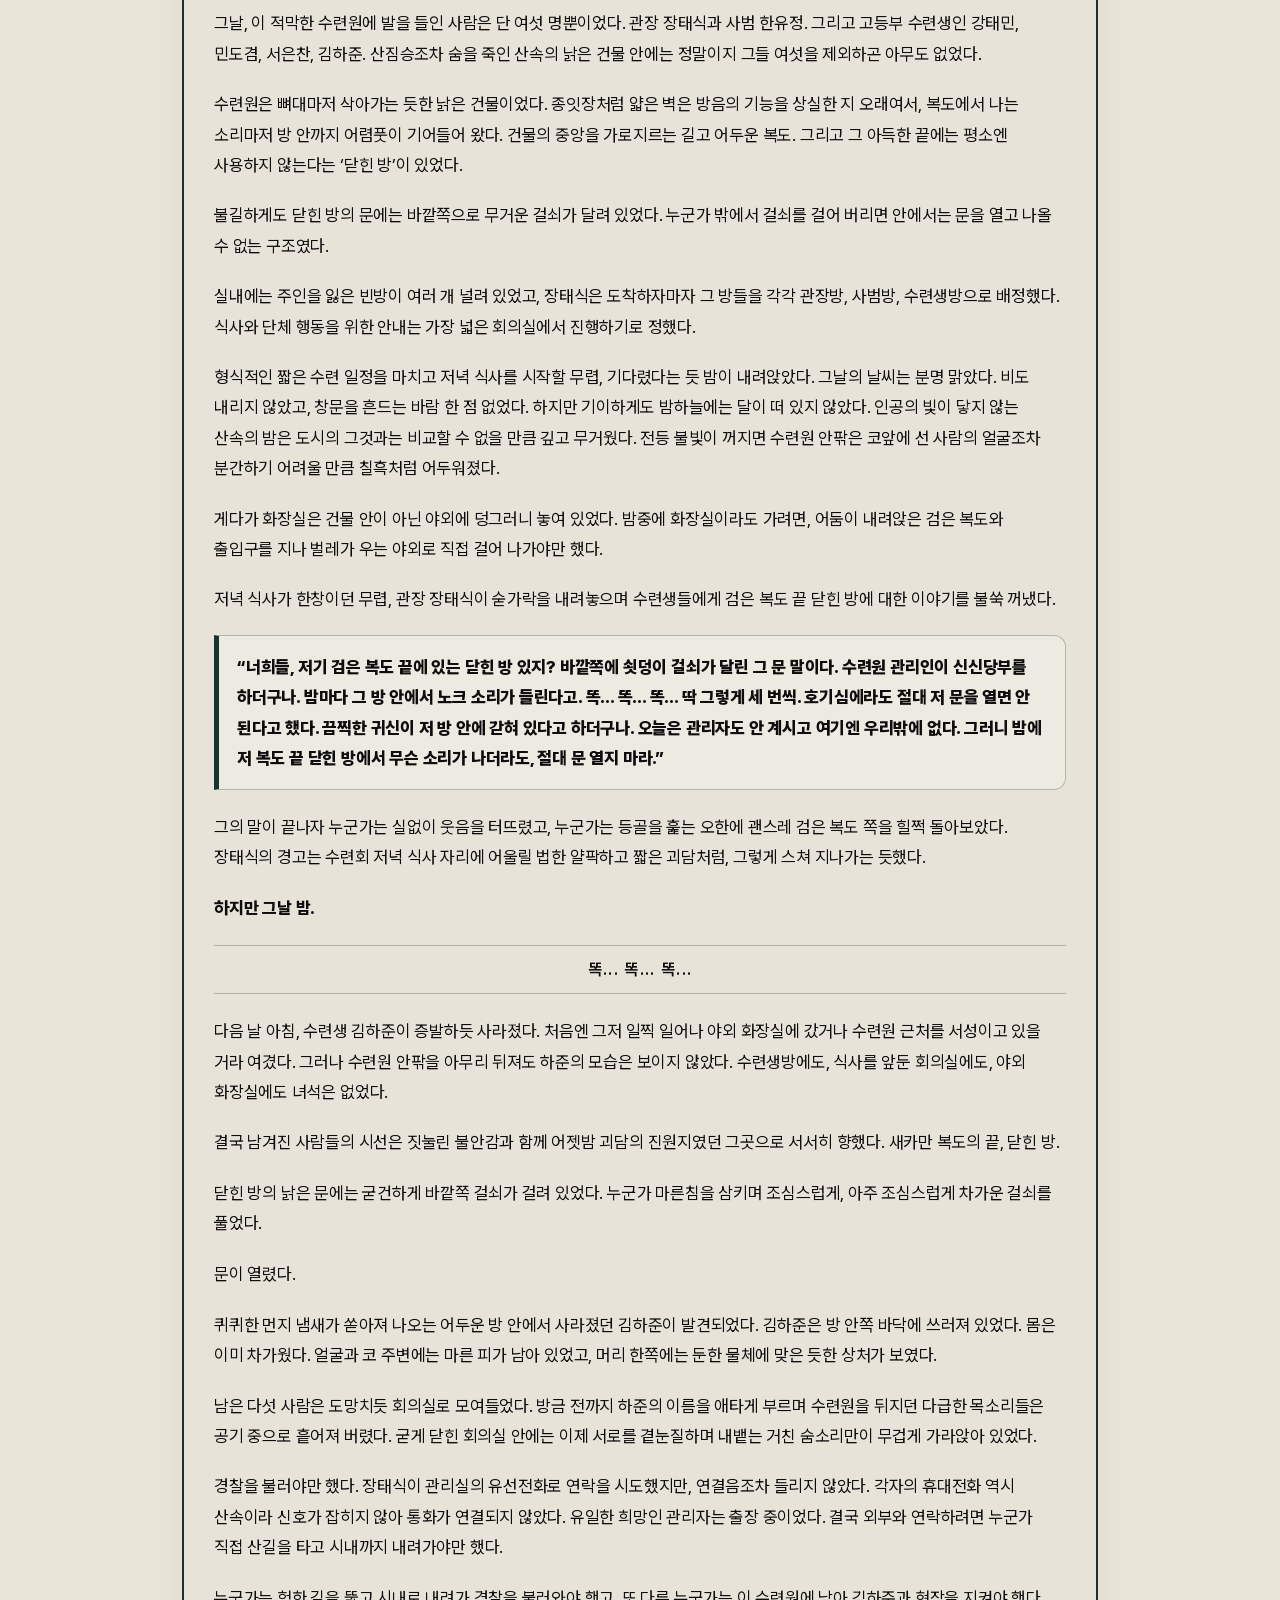
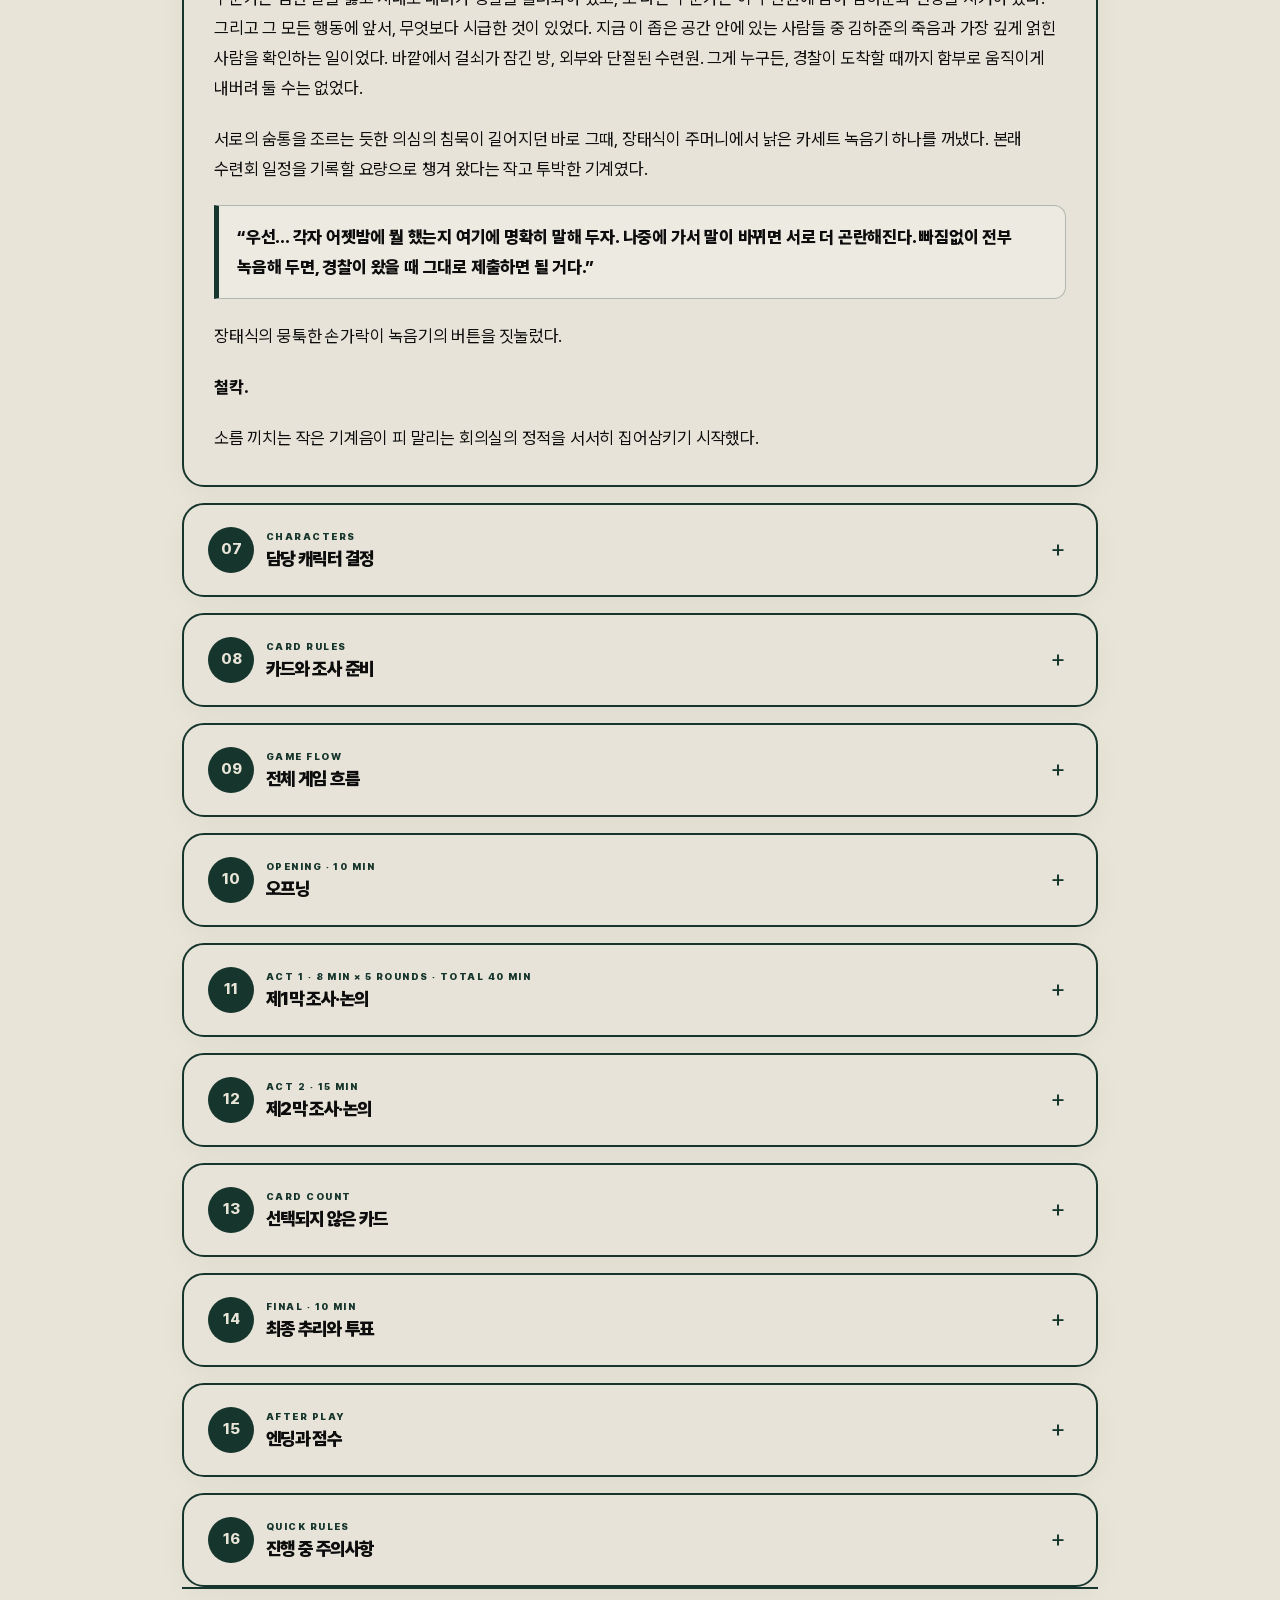
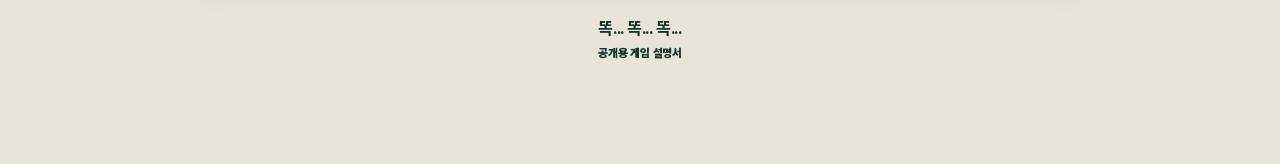
<file: game-guide/index.html>
<!DOCTYPE html>
<html lang="ko">
<head>
  <meta charset="UTF-8">
  <meta name="viewport" content="width=device-width, initial-scale=1, viewport-fit=cover">
  <meta name="theme-color" content="#E8E4D8">
  <meta name="color-scheme" content="light">
  <meta name="robots" content="noindex,nofollow,noarchive,nosnippet">
  <title>똑... 똑... 똑... | 게임 설명서</title>
  <meta name="description" content="5인용 GM 없는 머더 미스터리 《똑... 똑... 똑...》 공개용 모바일 게임 설명서">
  <link rel="stylesheet" href="style.css?v=feedback-20260920">
  <link rel="stylesheet" href="story-video.css?v=20260930-ux3">
</head>
<body>
  <a class="character-return" href="../index.html?from=guide" aria-label="캐릭터 설정서로 돌아가기">← 캐릭터 설정서</a>
  <div class="scroll-progress" aria-hidden="true"><div class="scroll-progress__bar" id="scrollProgress"></div></div>
  <header class="site-header">
    <div class="site-header__inner">
      <div class="brand"><span class="brand__eyebrow">MURDER MYSTERY</span><h1 class="brand__title">똑... 똑... 똑... · 게임 설명서</h1></div>
      <div class="header-actions" aria-label="읽기 설정">
        <button class="icon-button" id="fontDown" type="button" aria-label="글자 크기 줄이기">가−</button>
        <button class="icon-button" id="fontUp" type="button" aria-label="글자 크기 키우기">가＋</button>
        <button class="icon-button" id="menuToggle" type="button" aria-expanded="false" aria-controls="quickNav">목차</button>
      </div>
    </div>
  </header>
  <nav class="quick-nav" id="quickNav" aria-label="빠른 이동"><a href="#murder-mystery">머더 미스터리란?</a>
<a href="#overview">게임 개요</a>
<a href="#content-note">소재 안내</a>
<a href="#components">구성물</a>
<a href="#setup">게임 준비</a>
<a href="#story">이야기의 배경</a>
<a href="#characters">담당 캐릭터 결정</a>
<a href="#cards">카드와 조사 준비</a>
<a href="#flow">전체 게임 흐름</a>
<a href="#opening">오프닝</a>
<a href="#act-one">제1막 조사·논의</a>
<a href="#act-two">제2막 조사·논의</a>
<a href="#remaining">선택되지 않은 카드</a>
<a href="#deduction-vote">최종 추리와 투표</a>
<a href="#ending-score">엔딩과 점수</a>
<a href="#important-rules">진행 중 주의사항</a></nav>
  <main class="page-shell">
    <section class="manual-hero">
      <span class="manual-hero__badge">5인 전용 · GM 없음</span>
      <p class="manual-hero__eyebrow">OFFICIAL GAME MANUAL</p>
      <h2>똑...<br>똑...<br>똑...</h2>
      <p class="manual-hero__subtitle">게임 준비부터 조사, 최종 추리, 투표와 엔딩 확인까지 순서대로 안내합니다.</p>
      <div class="manual-summary">
        <div><span>플레이 인원</span><strong>5명</strong></div>
        <div><span>예상 시간</span><strong>약 90분</strong></div>
        <div><span>진행 방식</span><strong>GM 없음</strong></div>
      </div>
    </section>
    <section class="rules-at-a-glance" aria-labelledby="quickRulesTitle">
      <p class="rule-eyebrow">시작 전 함께 확인</p>
      <h2 id="quickRulesTitle">이 네 가지만은 놓치지 마세요</h2>
      <div class="essential-rule"><strong>! 설정서는 본인만</strong><p>내용은 말로 설명하되 <b>화면·원문 공개와 그대로 낭독은 금지</b>합니다. 단, 지정된 첫 진술은 그대로 읽습니다.</p></div>
      <div class="essential-rule"><strong>제1막은 전체 공개</strong><p>한 사람씩 <b>2장 선택 → 즉시 공개</b>. <mark>8분씩 총 5회</mark>, 공개 카드 <b>총 10장</b>을 채웁니다.</p></div>
      <div class="essential-rule"><strong>제2막은 개인 확인</strong><p>각자 <b>1장 선택</b>. 전원 선택 후 각자만 보고 다시 뒷면으로 둡니다. <b>직접 보여주기·교환·양도·재선택은 금지</b>합니다.</p></div>
      <div class="essential-rule"><strong>시간과 사실의 경계</strong><p>시간 조정은 <b>전원 동의</b>로만 합니다. 자기 비밀은 숨길 수 있지만, <b>공개 카드의 객관적 문구는 부정할 수 없습니다.</b></p></div>
    </section>
    <section class="manual-tools" aria-label="설명서 도구">
      <label class="search-box" for="manualSearch"><span>설명서 검색</span><input id="manualSearch" type="search" placeholder="예: 제2막, 소지품, 동률"></label>
      <div class="tool-buttons"><button id="expandAll" type="button">전체 펼치기</button><button id="collapseAll" type="button">전체 접기</button></div>
      <p class="search-status" id="searchStatus" aria-live="polite"></p>
    </section>
    <section class="important-note">
      <strong>플레이어 공개용 · 스포일러 없음</strong>
      <p>캐릭터별 행동, 소지품의 실제 내용, 핵심 비밀, 사건의 진상은 이 설명서에 포함되어 있지 않습니다.</p>
    </section>
    <div id="manualSections">
      <article class="manual-section" id="murder-mystery">
        <button class="section-toggle" type="button" aria-expanded="true" aria-controls="murder-mystery-content">
          <span class="section-number">01</span>
          <span class="section-title-group">
            <span class="section-kicker">BEFORE PLAY</span>
            <span class="section-title">머더 미스터리란?</span>
          </span>
          <span class="toggle-mark" aria-hidden="true">−</span>
        </button>
        <div class="section-content" id="murder-mystery-content">
          <div class="prose">
        <p>머더 미스터리는 플레이어가 사건의 관계자가 되어, 서로 다른 정보와 비밀을 바탕으로 사망 사건의 진상을 추리하는 대화형 게임입니다.</p>
        <p>각 플레이어는 진실을 밝히는 동시에 자신의 비밀과 목적을 지켜야 합니다. 침묵, 부인, 축소, 왜곡은 허용됩니다. 다만 아래의 경계는 지켜야 합니다.</p>
        <ul class="manual-list">
          <li>자신의 설정서에 적힌 사실을 숨기거나 다르게 말할 수 있습니다.</li>
          <li>공개된 단서의 의미를 다르게 해석하거나 의심할 수 있습니다.</li>
          <li>존재하지 않는 인물, 장소, 물건, 사건을 새로 만들어 낼 수 없습니다.</li>
          <li>공개된 카드에 적힌 객관적 사실 자체를 없던 일이라고 주장할 수 없습니다.</li>
          <li>캐릭터 설정서 화면과 카드는 말로 설명할 수 있지만, 규칙이 허용한 경우 외에는 다른 사람에게 직접 보여줄 수 없습니다.</li>
        </ul>
        <div class="rule-callout">핵심은 말을 잘 꾸미는 데 있지 않습니다. 무엇을 말하고, 무엇을 숨기며, 다른 사람의 말과 단서를 어떻게 연결할지 판단하는 데 있습니다.</div></div>
        </div>
      </article>

      <article class="manual-section" id="overview">
        <button class="section-toggle" type="button" aria-expanded="true" aria-controls="overview-content">
          <span class="section-number">02</span>
          <span class="section-title-group">
            <span class="section-kicker">OVERVIEW</span>
            <span class="section-title">게임 개요</span>
          </span>
          <span class="toggle-mark" aria-hidden="true">−</span>
        </button>
        <div class="section-content" id="overview-content">
          <div class="prose">
        <p>《똑... 똑... 똑...》은 <strong>5인 전용, GM 없는</strong> 머더 미스터리입니다.</p>
        <p>무대는 2000년대 초, 깊은 산속의 낡은 소형 수련원입니다. 플레이어들은 태권도장 수련회에 참가한 다섯 관계자가 되어, 검은 복도 끝 ‘닫힌 방’에서 발견된 김하준의 죽음을 추리해야 합니다.</p>
</div>
        </div>
      </article>

      <article class="manual-section" id="content-note">
        <button class="section-toggle" type="button" aria-expanded="true" aria-controls="content-note-content">
          <span class="section-number">03</span>
          <span class="section-title-group">
            <span class="section-kicker">CONTENT NOTE</span>
            <span class="section-title">소재 안내</span>
          </span>
          <span class="toggle-mark" aria-hidden="true">−</span>
        </button>
        <div class="section-content" id="content-note-content">
          <div class="prose">
        <p>모든 내용은 허구이며 실제 인물, 사건, 장소와 관련이 없습니다. 플레이 중 특정 소재가 불편하게 느껴질 경우, 플레이어끼리 잠시 멈추고 진행 방식을 조정해 주세요. 이 게임의 목적은 불편함을 견디게 하는 것이 아니라, 안전한 자리에서 허구의 사건을 함께 추리하는 것입니다.</p></div>
        </div>
      </article>

      <article class="manual-section" id="components">
        <button class="section-toggle" type="button" aria-expanded="true" aria-controls="components-content">
          <span class="section-number">04</span>
          <span class="section-title-group">
            <span class="section-kicker">COMPONENTS</span>
            <span class="section-title">구성물</span>
          </span>
          <span class="toggle-mark" aria-hidden="true">−</span>
        </button>
        <div class="section-content" id="components-content">
          <div class="prose">
        <ul class="manual-list">
          <li>게임 설명서 QR카드 1장</li>
          <li>엔딩북 QR카드 1장</li>
          <li>캐릭터 설정서 QR카드 5장: 캐릭터당 1장</li>
          <li>캐릭터 카드 5장: 첫 진술 요약 수록</li>
          <li>조사 카드 13장 / 개인 소지품 카드 5장</li>
        </ul>
        <div class="rule-callout"><strong>QR카드 7장 + 캐릭터 카드 5장 + 조사 가능 카드 18장 = 총 30장</strong></div>
        <p>별도의 MAP 카드와 주석 카드는 사용하지 않습니다. 지도는 각 캐릭터 설정서 화면의 <strong>MAP 버튼</strong>으로 확인합니다.</p></div>
        </div>
      </article>

      <article class="manual-section" id="setup">
        <button class="section-toggle" type="button" aria-expanded="true" aria-controls="setup-content">
          <span class="section-number">05</span>
          <span class="section-title-group">
            <span class="section-kicker">SETUP</span>
            <span class="section-title">게임 준비</span>
          </span>
          <span class="toggle-mark" aria-hidden="true">−</span>
        </button>
        <div class="section-content" id="setup-content">
          <div class="prose">
        <ol class="numbered-list">
          <li>게임 설명서 QR카드를 스캔해 이 설명서를 연 사람이 <strong>임시 진행자</strong>가 됩니다. 임시 진행자는 별도의 GM이 아니며, 다른 플레이어와 같은 조건으로 추리에 참여합니다.</li>
          <li>임시 진행자는 오프닝에서 ‘이야기의 배경’을 모두에게 읽어 줍니다. 이 부분은 공개 정보이며 게임 중 언제든 다시 확인할 수 있습니다.</li>
          <li>다섯 명이 각자 담당할 캐릭터를 정합니다.</li>
          <li>각 플레이어는 자신의 캐릭터 설정서 QR카드 1장, 캐릭터 카드 1장, 개인 소지품 카드 1장을 가져갑니다. 다른 캐릭터의 설정서 QR은 스캔하지 않습니다.</li>
          <li>각자 자신의 캐릭터 설정서 QR을 스캔해 설정서를 엽니다. 화면은 다른 플레이어에게 보이지 않게 하고, MAP 버튼으로 지도 팝업이 열리는지도 확인합니다.</li>
          <li>조사 카드 13장은 뒷면의 조사 장소가 모두 보이도록 중앙에 놓습니다. 조사 카드는 섞지 않습니다.</li>
          <li>개인 소지품 카드는 소유자의 오른쪽에 뒷면으로 놓습니다. 카드 앞면은 조사 규칙이 허용하기 전까지 다른 플레이어에게 보이지 않아야 합니다.</li>
          <li>게임 설명서 QR카드와 엔딩북 QR카드는 모두가 찾기 쉬운 곳에 둡니다. 엔딩북 QR은 투표가 끝날 때까지 스캔하지 않습니다.</li>
        </ol>
        <div class="rule-callout"><strong>시작 전 확인:</strong> 다섯 명 모두 자신의 설정서가 정상적으로 열리는지 확인합니다. 설정서 화면과 지도는 각자의 기기에서 확인하며, 다른 플레이어의 설정서 화면을 대신 열어 주거나 직접 들여다보지 않습니다.</div></div>
        </div>
      </article>

      <article class="manual-section" id="story">
        <button class="section-toggle" type="button" aria-expanded="true" aria-controls="story-content">
          <span class="section-number">06</span>
          <span class="section-title-group">
            <span class="section-kicker">READ ALOUD · 공개 정보</span>
            <span class="section-title">이야기의 배경</span>
          </span>
          <span class="toggle-mark" aria-hidden="true">−</span>
        </button>
        <div class="section-content" id="story-content">
          <div class="story-video-entry">
            <button class="story-video-open" id="storyVideoOpen" type="button" aria-haspopup="dialog" aria-controls="storyVideoModal" aria-expanded="false">
              <svg width="18" height="18" viewBox="0 0 24 24" fill="currentColor" aria-hidden="true"><path d="M7 3.5v17L21 12z"/></svg>
              영상으로 시청
            </button>
            <p>이야기의 배경을 영상으로 볼 수 있습니다.</p>
          </div>
          <div class="prose">
        <div class="story">
          <p>2000년대 초반의 일이다.</p>
          <p>한 태권도장의 고등부 수련생들이 1박 2일 일정의 수련회를 위해 깊은 산속에 틀어박힌 오래된 소형 수련원을 찾았다. 늘 땀 냄새가 배어 있던 도장을 벗어나 맞이하는 첫 하룻밤. 낯선 공간에 익숙한 얼굴들이 모여들자 기묘한 들뜸이 피어올랐다.</p>
          <p>코끝을 찌르는 오래된 건물 특유의 퀴퀴한 냄새, 걸음을 내디딜 때마다 신경질적으로 삐걱거리는 문, 그리고 얇은 벽 너머로 은밀하게 번져 나가는 작은 소리들. 아이들은 그 스산함을 떨쳐내려는 듯 평소보다 조금 더 시끄럽게 웃어댔다.</p>
          <p>수련원에 도착한 직후, 관장 장태식은 특유의 굵직한 목소리로 선언했다. 오늘 이곳에 있는 건 오직 우리 도장 사람들뿐이라고. 본래라면 수련원 관리자가 자리를 지키고 있어야 했으나, 하필이면 출장으로 자리를 비운 상태라고 했다. 애당초 대관이 어렵다는 완곡한 거절도 있었다고 한다. 하지만 장태식은 자신이 수련회 책임자이자 임시 관리자 역할까지 도맡겠다며 밀어붙였고, 기어코 관리자조차 없는 이 텅 빈 수련원의 사용 허락을 받아냈다.</p>
          <p>그날, 이 적막한 수련원에 발을 들인 사람은 단 여섯 명뿐이었다. 관장 장태식과 사범 한유정. 그리고 고등부 수련생인 강태민, 민도겸, 서은찬, 김하준. 산짐승조차 숨을 죽인 산속의 낡은 건물 안에는 정말이지 그들 여섯을 제외하곤 아무도 없었다.</p>
          <p>수련원은 뼈대마저 삭아가는 듯한 낡은 건물이었다. 종잇장처럼 얇은 벽은 방음의 기능을 상실한 지 오래여서, 복도에서 나는 소리마저 방 안까지 어렴풋이 기어들어 왔다. 건물의 중앙을 가로지르는 길고 어두운 복도. 그리고 그 아득한 끝에는 평소엔 사용하지 않는다는 ‘닫힌 방’이 있었다.</p>
          <p>불길하게도 닫힌 방의 문에는 바깥쪽으로 무거운 걸쇠가 달려 있었다. 누군가 밖에서 걸쇠를 걸어 버리면 안에서는 문을 열고 나올 수 없는 구조였다.</p>
          <p>실내에는 주인을 잃은 빈방이 여러 개 널려 있었고, 장태식은 도착하자마자 그 방들을 각각 관장방, 사범방, 수련생방으로 배정했다. 식사와 단체 행동을 위한 안내는 가장 넓은 회의실에서 진행하기로 정했다.</p>
          <p>형식적인 짧은 수련 일정을 마치고 저녁 식사를 시작할 무렵, 기다렸다는 듯 밤이 내려앉았다. 그날의 날씨는 분명 맑았다. 비도 내리지 않았고, 창문을 흔드는 바람 한 점 없었다. 하지만 기이하게도 밤하늘에는 달이 떠 있지 않았다. 인공의 빛이 닿지 않는 산속의 밤은 도시의 그것과는 비교할 수 없을 만큼 깊고 무거웠다. 전등 불빛이 꺼지면 수련원 안팎은 코앞에 선 사람의 얼굴조차 분간하기 어려울 만큼 칠흑처럼 어두워졌다.</p>
          <p>게다가 화장실은 건물 안이 아닌 야외에 덩그러니 놓여 있었다. 밤중에 화장실이라도 가려면, 어둠이 내려앉은 검은 복도와 출입구를 지나 벌레가 우는 야외로 직접 걸어 나가야만 했다.</p>
          <p>저녁 식사가 한창이던 무렵, 관장 장태식이 숟가락을 내려놓으며 수련생들에게 검은 복도 끝 닫힌 방에 대한 이야기를 불쑥 꺼냈다.</p>
          <blockquote>“너희들, 저기 검은 복도 끝에 있는 닫힌 방 있지? 바깥쪽에 쇳덩이 걸쇠가 달린 그 문 말이다. 수련원 관리인이 신신당부를 하더구나. 밤마다 그 방 안에서 노크 소리가 들린다고. 똑... 똑... 똑... 딱 그렇게 세 번씩. 호기심에라도 절대 저 문을 열면 안 된다고 했다. 끔찍한 귀신이 저 방 안에 갇혀 있다고 하더구나. 오늘은 관리자도 안 계시고 여기엔 우리밖에 없다. 그러니 밤에 저 복도 끝 닫힌 방에서 무슨 소리가 나더라도, 절대 문 열지 마라.”</blockquote>
          <p>그의 말이 끝나자 누군가는 실없이 웃음을 터뜨렸고, 누군가는 등골을 훑는 오한에 괜스레 검은 복도 쪽을 힐쩍 돌아보았다. 장태식의 경고는 수련회 저녁 식사 자리에 어울릴 법한 얄팍하고 짧은 괴담처럼, 그렇게 스쳐 지나가는 듯했다.</p>
          <p><strong>하지만 그날 밤.</strong></p>
          <p class="story-knock" aria-label="똑. 똑. 똑.">똑... 똑... 똑...</p>
          <p>다음 날 아침, 수련생 김하준이 증발하듯 사라졌다. 처음엔 그저 일찍 일어나 야외 화장실에 갔거나 수련원 근처를 서성이고 있을 거라 여겼다. 그러나 수련원 안팎을 아무리 뒤져도 하준의 모습은 보이지 않았다. 수련생방에도, 식사를 앞둔 회의실에도, 야외 화장실에도 녀석은 없었다.</p>
          <p>결국 남겨진 사람들의 시선은 짓눌린 불안감과 함께 어젯밤 괴담의 진원지였던 그곳으로 서서히 향했다. 새카만 복도의 끝, 닫힌 방.</p>
          <p>닫힌 방의 낡은 문에는 굳건하게 바깥쪽 걸쇠가 걸려 있었다. 누군가 마른침을 삼키며 조심스럽게, 아주 조심스럽게 차가운 걸쇠를 풀었다.</p>
          <p>문이 열렸다.</p>
          <p>퀴퀴한 먼지 냄새가 쏟아져 나오는 어두운 방 안에서 사라졌던 김하준이 발견되었다. 김하준은 방 안쪽 바닥에 쓰러져 있었다. 몸은 이미 차가웠다. 얼굴과 코 주변에는 마른 피가 남아 있었고, 머리 한쪽에는 둔한 물체에 맞은 듯한 상처가 보였다.</p>
          <p>남은 다섯 사람은 도망치듯 회의실로 모여들었다. 방금 전까지 하준의 이름을 애타게 부르며 수련원을 뒤지던 다급한 목소리들은 공기 중으로 흩어져 버렸다. 굳게 닫힌 회의실 안에는 이제 서로를 곁눈질하며 내뱉는 거친 숨소리만이 무겁게 가라앉아 있었다.</p>
          <p>경찰을 불러야만 했다. 장태식이 관리실의 유선전화로 연락을 시도했지만, 연결음조차 들리지 않았다. 각자의 휴대전화 역시 산속이라 신호가 잡히지 않아 통화가 연결되지 않았다. 유일한 희망인 관리자는 출장 중이었다. 결국 외부와 연락하려면 누군가 직접 산길을 타고 시내까지 내려가야만 했다.</p>
          <p>누군가는 험한 길을 뚫고 시내로 내려가 경찰을 불러와야 했고, 또 다른 누군가는 이 수련원에 남아 김하준과 현장을 지켜야 했다. 그리고 그 모든 행동에 앞서, 무엇보다 시급한 것이 있었다. 지금 이 좁은 공간 안에 있는 사람들 중 김하준의 죽음과 가장 깊게 얽힌 사람을 확인하는 일이었다. 바깥에서 걸쇠가 잠긴 방, 외부와 단절된 수련원. 그게 누구든, 경찰이 도착할 때까지 함부로 움직이게 내버려 둘 수는 없었다.</p>
          <p>서로의 숨통을 조르는 듯한 의심의 침묵이 길어지던 바로 그때, 장태식이 주머니에서 낡은 카세트 녹음기 하나를 꺼냈다. 본래 수련회 일정을 기록할 요량으로 챙겨 왔다는 작고 투박한 기계였다.</p>
          <blockquote>“우선... 각자 어젯밤에 뭘 했는지 여기에 명확히 말해 두자. 나중에 가서 말이 바뀌면 서로 더 곤란해진다. 빠짐없이 전부 녹음해 두면, 경찰이 왔을 때 그대로 제출하면 될 거다.”</blockquote>
          <p>장태식의 뭉툭한 손가락이 녹음기의 버튼을 짓눌렀다.</p>
          <p><strong>철칵.</strong></p>
          <p>소름 끼치는 작은 기계음이 피 말리는 회의실의 정적을 서서히 집어삼키기 시작했다.</p>
        </div></div>
        </div>
      </article>

      <article class="manual-section" id="characters">
        <button class="section-toggle" type="button" aria-expanded="false" aria-controls="characters-content">
          <span class="section-number">07</span>
          <span class="section-title-group">
            <span class="section-kicker">CHARACTERS</span>
            <span class="section-title">담당 캐릭터 결정</span>
          </span>
          <span class="toggle-mark" aria-hidden="true">+</span>
        </button>
        <div class="section-content" id="characters-content" hidden>
          <div class="prose">
        <p>아래 다섯 캐릭터 중 각자 한 명을 담당합니다. 희망 캐릭터가 겹치면 상의하여 정하고, 합의가 어렵다면 무작위로 정합니다.</p>
        <ul class="manual-list">
          <li><strong>강태민</strong> / 남성 / 18세 / 태권도장 수련생 / 분위기를 주도하는 고등부 수련생</li>
          <li><strong>민도겸</strong> / 남성 / 18세 / 태권도장 수련생 / 중심 인물의 곁에서 조용히 분위기를 따르는 학생</li>
          <li><strong>서은찬</strong> / 남성 / 17세 / 태권도장 수련생 / 불안이 많고 주변의 눈치를 빠르게 읽는 학생</li>
          <li><strong>한유정</strong> / 여성 / 28세 / 태권도장 사범 / 수련생들을 가장 가까이에서 지도하는 사람</li>
          <li><strong>장태식</strong> / 남성 / 45세 / 태권도장 관장 / 수련회와 시설 안전을 책임진 인솔자</li>
        </ul></div>
        </div>
      </article>

      <article class="manual-section" id="cards">
        <button class="section-toggle" type="button" aria-expanded="false" aria-controls="cards-content">
          <span class="section-number">08</span>
          <span class="section-title-group">
            <span class="section-kicker">CARD RULES</span>
            <span class="section-title">카드와 조사 준비</span>
          </span>
          <span class="toggle-mark" aria-hidden="true">+</span>
        </button>
        <div class="section-content" id="cards-content" hidden>
          <div class="prose">
        <h3>게임 설명서·엔딩북 QR카드</h3><p>게임 설명서 QR은 진행 중 누구나 다시 스캔할 수 있습니다. 엔딩북 QR은 투표가 끝난 뒤에만 스캔합니다.</p>
        <h3>캐릭터 설정서 QR카드</h3><p>각 플레이어는 자신의 QR만 스캔해 모바일 설정서를 확인합니다. 설정서는 언제든 다시 읽을 수 있지만 화면을 다른 사람에게 직접 보여줄 수 없습니다. 지도는 설정서 상단의 MAP 버튼으로 각자 확인합니다. 지도 자체는 공개 정보지만, 설정서 화면 전체를 다른 사람에게 보여주는 것은 금지합니다. 지도는 시설의 연결 관계를 나타내는 도식이므로 실외 시설 사이의 정확한 거리와 방위는 추리 근거로 사용하지 않습니다.</p>
        <h3>캐릭터 카드</h3><p>오프닝에서 카드에 적힌 첫 진술 요약을 읽을 때 사용합니다. 요약문은 문장을 바꾸지 말고 그대로 읽습니다.</p>
        <h3>개인 소지품 카드</h3><p>소유자만 언제든 앞면을 개인적으로 확인할 수 있으며, 확인 뒤에는 다시 뒷면으로 놓습니다. 조사 대상으로 선택되기 전에는 카드 앞면을 공개하거나 다른 사람에게 보여줄 수 없습니다. 소지품의 내용을 말로 설명하거나 숨기거나 왜곡하는 것은 가능합니다.</p>
        <h3>조사 카드</h3><p>뒷면에는 조사할 장소나 대상의 이름만 적혀 있고, 카드 내용은 앞면에만 있습니다. 섞지 않고 모든 플레이어가 원하는 조사 대상을 고를 수 있도록 펼쳐 놓습니다.</p>
        <div class="rule-callout"><strong>조사 카드 13장 + 개인 소지품 카드 5장 = 조사 가능 카드 18장</strong><br>QR카드와 캐릭터 카드는 조사 대상으로 선택하지 않습니다.</div>
        <h3 class="step-heading">공개·비공개 규칙 한눈에 보기</h3>
        <div class="rule-stage-grid" aria-label="제1막과 제2막 카드 규칙 비교">
          <section class="rule-stage-card">
            <span>제1막 · 5회</span>
            <strong>담당자마다 2장 선택</strong>
            <ul>
              <li>조사 카드 2장</li>
              <li>또는 조사 카드 1장 + 타인 소지품 1장</li>
              <li>선택 즉시 모두에게 앞면 공개</li>
              <li>중앙에 앞면으로 보관 · 총 10장</li>
            </ul>
          </section>
          <section class="rule-stage-card rule-stage-card--private">
            <span>제2막 · 1회</span>
            <strong>플레이어마다 1장 선택</strong>
            <ul>
              <li>남은 조사 카드 또는 타인 소지품 1장</li>
              <li>자기 소지품 선택 금지</li>
              <li>전원 선택 후 각자만 앞면 확인</li>
              <li>다시 뒷면으로 개인 보관 · 총 5장</li>
            </ul>
          </section>
        </div></div>
        </div>
      </article>

      <article class="manual-section" id="flow">
        <button class="section-toggle" type="button" aria-expanded="false" aria-controls="flow-content">
          <span class="section-number">09</span>
          <span class="section-title-group">
            <span class="section-kicker">GAME FLOW</span>
            <span class="section-title">전체 게임 흐름</span>
          </span>
          <span class="toggle-mark" aria-hidden="true">+</span>
        </button>
        <div class="section-content" id="flow-content" hidden>
          <div class="prose">
        <div class="flow-box flow-box--timeline">
          <span>오프닝 <strong>10분</strong><br><small>배경·캐릭터 설정서 읽기</small></span><span class="flow-box__act-one">제1막 조사 / 논의 <strong>40분</strong><small>8분 × 5회 · 5회 모두 진행</small></span><span>제2막 조사 / 논의 <strong>15분</strong></span><span>최종 추리 <strong>5분</strong></span><span>투표 <strong>5분</strong></span><span>엔딩 확인 <strong>10분</strong></span><span>점수 계산 <strong>5분</strong></span>
        </div>
        <p>전체 예상 시간은 약 90분입니다. 제한 시간은 긴장을 위한 기준이며, 전원이 동의하면 조금 조정할 수 있습니다.</p></div>
        </div>
      </article>

      <article class="manual-section" id="opening">
        <button class="section-toggle" type="button" aria-expanded="false" aria-controls="opening-content">
          <span class="section-number">10</span>
          <span class="section-title-group">
            <span class="section-kicker">OPENING · 10 MIN</span>
            <span class="section-title">오프닝</span>
          </span>
          <span class="toggle-mark" aria-hidden="true">+</span>
        </button>
        <div class="section-content" id="opening-content" hidden>
          <div class="prose">
        <ol class="numbered-list">
          <li>임시 진행자가 ‘이야기의 배경’을 읽어 준 뒤, 각자 자신의 캐릭터 설정서 QR을 스캔해 모바일 설정서를 조용히 읽습니다.</li>
          <li><mark><b>설정서 화면·원문 공개와 그대로 낭독은 금지</b></mark>합니다. 단, 아래의 첫 진술은 예외입니다.</li>
          <li>설정서 확인이 끝나면 캐릭터 카드에 적힌 첫 진술 요약을 순서대로 읽습니다.</li>
          <li>첫 진술 요약은 김하준의 시신이 발견된 직후, 각 인물이 녹음기 앞에서 한 공개 진술입니다. 문장을 바꾸지 않습니다.</li>
          <li>모든 첫 진술이 끝나면 제1막 <strong>1회차</strong>를 시작합니다.</li>
        </ol></div>
        </div>
      </article>

      <article class="manual-section" id="act-one">
        <button class="section-toggle" type="button" aria-expanded="false" aria-controls="act-one-content">
          <span class="section-number">11</span>
          <span class="section-title-group">
            <span class="section-kicker">ACT 1 · 8 MIN × 5 ROUNDS · TOTAL 40 MIN</span>
            <span class="section-title">제1막 조사·논의</span>
          </span>
          <span class="toggle-mark" aria-hidden="true">+</span>
        </button>
        <div class="section-content" id="act-one-content" hidden>
          <div class="prose">
        <div class="act-one-alert" role="note" aria-label="제1막 반복 진행 안내">
          <strong>한 번만 진행하고 제2막으로 넘어가지 마세요.</strong>
          <span>아래의 <b>8분짜리 조사·논의를 담당자를 바꾸며 총 5회 반복</b>합니다. 제1막 전체 시간은 총 40분입니다.</span>
        </div>
        <div class="investigable-definition" role="note" aria-label="제1막 조사 가능 카드 정의">
          <strong>중요 · 조사 가능 카드는 두 종류입니다.</strong>
          <span><b>조사 카드 13장 + 개인 소지품 카드 5장</b>을 모두 포함합니다. ‘조사’라고 적혀 있어도 조사 카드만을 뜻하지 않습니다.</span>
        </div>

        <h3 class="step-heading">제1막 전체 5회차</h3>
        <div class="round-repeat-grid" aria-label="제1막 1회차부터 5회차까지">
          <div class="round-repeat-item"><strong>1회차</strong><span>8분</span></div>
          <div class="round-repeat-item"><strong>2회차</strong><span>8분</span></div>
          <div class="round-repeat-item"><strong>3회차</strong><span>8분</span></div>
          <div class="round-repeat-item"><strong>4회차</strong><span>8분</span></div>
          <div class="round-repeat-item"><strong>5회차</strong><span>8분</span></div>
        </div>
        <p class="round-repeat-caption">첫 조사 담당자를 정한 뒤, 매 회차가 끝날 때마다 시계 방향의 다음 플레이어가 담당합니다. 다섯 명 모두 한 번씩 담당해야 합니다.</p>

<div class="rule-alert rule-alert--timer" role="note"><strong>타이머 · 선택과 공개도 8분 안에</strong><p>담당자를 확인한 뒤 <b>카드를 고르기 전에 8분 타이머를 시작</b>합니다. 카드 선택·공개·논의를 합쳐 한 회차입니다. <b>공개 뒤 새로 8분을 재지 않습니다.</b></p><p>시간을 줄이거나 늘리려면 <b>전원 동의</b>가 필요합니다. 일찍 마쳐도 <b>담당자 교대와 총 5회 진행</b>은 생략하지 않습니다.</p></div>
        <h3 class="step-heading">한 회차 8분의 진행 순서</h3>
        <ol class="round-flow-list">
          <li><span class="flow-number" aria-hidden="true">1</span><span class="flow-text">이번 회차의 조사 담당자를 확인하고 <b>8분 타이머를 시작</b>합니다.</span></li>
          <li><span class="flow-number" aria-hidden="true">2</span><span class="flow-text">조사 담당자가 조사 카드와 개인 소지품 카드를 모두 포함한 조사 가능 카드 중 2장을 선택합니다.</span></li>
          <li><span class="flow-number" aria-hidden="true">3</span><span class="flow-text">선택한 두 카드를 <b>즉시 전체 공개</b>합니다.</span></li>
          <li><span class="flow-number" aria-hidden="true">4</span><span class="flow-text">8분 중 남은 시간 동안 자유롭게 논의합니다.</span></li>
          <li><span class="flow-number" aria-hidden="true">5</span><span class="flow-text">8분이 끝나면 다음 담당자로 바꾸어 새 회차를 시작합니다.</span></li>
        </ol>
        <p>각 조사 담당자는 아직 전체 공개되지 않은 조사 가능 카드 2장을 고릅니다. 여기에는 <strong>조사 카드뿐 아니라 개인 소지품 카드도 포함</strong>됩니다.</p>
        <ul class="manual-list">
          <li>조사 카드 2장을 선택할 수 있습니다.</li>
          <li>조사 카드 1장과 다른 사람의 개인 소지품 카드 1장을 선택할 수 있습니다.</li>
          <li><b>개인 소지품 카드 2장 동시 선택은 금지</b>합니다.</li>
          <li><b>자신의 개인 소지품은 선택할 수 없습니다.</b></li>
        </ul>
        <p>선택한 두 카드는 즉시 전체 공개합니다. 공개된 카드는 테이블 중앙에 앞면으로 놓고 누구나 다시 확인할 수 있게 둡니다.</p>
        <p>카드 공개 뒤 남은 시간 동안 자유롭게 논의합니다. 공개 단서, 첫 진술, 서로의 말에 드러난 모순을 연결해 사건을 추리합니다.</p></div>
        <div class="act-one-exit" role="note">
          <strong>제2막으로 넘어가기 전 반드시 확인</strong>
          <span>① 5회차까지 모두 종료&nbsp;&nbsp; ② 다섯 명 모두 조사 담당 완료&nbsp;&nbsp; ③ 공개 카드 총 10장</span>
          <b>세 조건이 모두 충족되어야 제2막으로 이동합니다.</b>
        </div>
        </div>
      </article>

      <article class="manual-section" id="act-two">
        <button class="section-toggle" type="button" aria-expanded="false" aria-controls="act-two-content">
          <span class="section-number">12</span>
          <span class="section-title-group">
            <span class="section-kicker">ACT 2 · 15 MIN</span>
            <span class="section-title">제2막 조사·논의</span>
          </span>
          <span class="toggle-mark" aria-hidden="true">+</span>
        </button>
        <div class="section-content" id="act-two-content" hidden>
          <div class="prose">
        <div class="rule-callout"><strong>제1막 5회차를 모두 마치고, 전체 공개 카드가 총 10장인지 확인한 뒤 제2막을 시작합니다.</strong></div>
        <div class="rule-alert rule-alert--private" role="note"><strong>! 제2막은 카드 앞면 공개 금지</strong><p><b>말로 설명·은폐·왜곡은 가능</b>하지만, 원문을 직접 보여줄 수는 없습니다. <b>교환·양도·재선택도 금지</b>합니다.</p><p><b>15분에는 카드 선택·개인 확인·논의가 모두 포함</b>됩니다. 첫 사람이 카드를 고르기 전에 타이머를 시작합니다.</p></div>
        <div class="investigable-definition" role="note" aria-label="제2막 조사 가능 카드 정의">
          <strong>제2막도 조사 카드만 선택하는 것이 아닙니다.</strong>
          <span>남은 <b>조사 카드와 개인 소지품 카드를 합친 조사 가능 카드</b> 중에서 각자 1장씩 선택합니다.</span>
        </div>
        <ol class="numbered-list">
          <li>첫 조사 담당자부터 시계 방향으로 아직 선택되지 않은 조사 카드 또는 다른 플레이어의 개인 소지품 카드 중 1장을 골라 자기 앞에 뒷면으로 가져옵니다. 자신의 개인 소지품 카드는 선택할 수 없습니다.</li>
          <li>앞선 플레이어가 가져간 카드는 다시 선택할 수 없습니다. 선택을 마친 뒤에는 카드의 교환·양도·재선택도 할 수 없습니다.</li>
          <li>다섯 명의 선택이 모두 끝난 뒤, 각자 자신이 가져온 카드 앞면을 개인적으로 확인합니다.</li>
          <li>확인한 카드는 다시 뒷면으로 뒤집어 자기 앞에 보관합니다.</li>
          <li>가져온 카드는 전체 공개하거나 다른 플레이어에게 직접 보여줄 수 없습니다.</li>
          <li>카드 내용을 말로 설명하는 것은 가능합니다. 전부 또는 일부만 말하거나, 숨기거나 왜곡하거나 거짓말할 수도 있습니다. 다른 플레이어가 카드 원문을 직접 확인하게 만드는 행동만 금지합니다.</li>
        </ol>
        <div class="rule-callout">다른 사람의 개인 소지품을 가져왔다면 원래 소유자도 내용을 알고 있습니다. 따라서 제2막의 비공개 정보는 반드시 ‘선택한 한 사람만 아는 정보’가 아니라 <strong>전체에게 공개되지 않은 정보</strong>를 뜻합니다.</div></div>
        </div>
      </article>

      <article class="manual-section" id="remaining">
        <button class="section-toggle" type="button" aria-expanded="false" aria-controls="remaining-content">
          <span class="section-number">13</span>
          <span class="section-title-group">
            <span class="section-kicker">CARD COUNT</span>
            <span class="section-title">선택되지 않은 카드</span>
          </span>
          <span class="toggle-mark" aria-hidden="true">+</span>
        </button>
        <div class="section-content" id="remaining-content" hidden>
          <div class="prose">
        <div class="flow-box"><span>조사 가능 카드 <strong>18장</strong></span><span>제1막 전체 공개 <strong>10장</strong></span><span>제2막 개인 선택 <strong>5장</strong></span><span>끝까지 미선택 <strong>3장</strong></span></div>
        <p>마지막 3장은 조사 과정에서 아무도 선택하지 않은 상태로 남습니다. 조사 카드라면 누구도 앞면을 볼 수 없습니다. 개인 소지품 카드라면 원래 소유자는 이미 내용을 알고 있을 수 있지만, 다른 플레이어는 앞면을 확인할 수 없습니다.</p>
        <p><b>미선택 카드 3장은 게임 종료 전까지 공개·추가 선택할 수 없습니다.</b></p>
        <p>카드 선택 자체도 추리의 일부입니다. 모든 조합이 같은 난도로 이어지는 것은 아니므로, 이미 나온 정보와 연결되는 장소와 소지품을 신중히 선택해야 합니다.</p></div>
        </div>
      </article>

      <article class="manual-section" id="deduction-vote">
        <button class="section-toggle" type="button" aria-expanded="false" aria-controls="deduction-vote-content">
          <span class="section-number">14</span>
          <span class="section-title-group">
            <span class="section-kicker">FINAL · 10 MIN</span>
            <span class="section-title">최종 추리와 투표</span>
          </span>
          <span class="toggle-mark" aria-hidden="true">+</span>
        </button>
        <div class="section-content" id="deduction-vote-content" hidden>
          <div class="prose">
        <h3>최종 추리 · 5분</h3>
        <p>제2막 조사 / 논의가 끝나면 최종 추리를 진행한다. 제한 시간은 5분이다. 이 시간에는 더 이상 카드를 선택하지 않는다. 플레이어들은 지금까지 나온 정보를 바탕으로 마지막 논의를 한다. 최종 추리가 끝나면 투표로 넘어간다.</p>
        <h3>투표 · 5분</h3>
        <p>김하준의 사망에 가장 결정적인 원인을 제공한 <strong>‘최종 책임자’ 한 명</strong>을 지목합니다. <strong>치명적인 일이 벌어진 경위, 각 인물이 알고 있던 위험, 이후의 선택</strong>을 함께 판단하세요. 가장 늦게 행동한 사람이 자동으로 최종 책임자가 되는 것은 아닙니다. 어느 인물도 이 기준에 해당하지 않고 순수한 사고사라고 판단한다면 ‘사고사’에 투표할 수 있습니다.</p>
        <p>원한다면 투표 직전 각자 최종 추리를 1분 이내로 말합니다. 투표는 동시에 공개합니다.</p>
        <div class="rule-callout">동률이면 동률 대상만 두고 3분간 재논의한 뒤 재투표합니다. 다시 동률이면 제1막의 첫 조사 담당자가 동률 대상 중 하나를 최종 지목합니다.</div></div>
        </div>
      </article>

      <article class="manual-section" id="ending-score">
        <button class="section-toggle" type="button" aria-expanded="false" aria-controls="ending-score-content">
          <span class="section-number">15</span>
          <span class="section-title-group">
            <span class="section-kicker">AFTER PLAY</span>
            <span class="section-title">엔딩과 점수</span>
          </span>
          <span class="toggle-mark" aria-hidden="true">+</span>
        </button>
        <div class="section-content" id="ending-score-content" hidden>
          <div class="prose">
        <h3>엔딩 확인 · 10분</h3>
        <ol class="numbered-list">
          <li>투표가 끝나면 엔딩북 QR카드를 스캔합니다.</li>
          <li>최종 지목 대상에 해당하는 엔딩을 선택해 읽습니다.</li>
          <li>반드시 ‘사건의 진실’과 ‘주요 단서 해설’을 이어서 읽습니다.</li>
          <li>각자 숨긴 비밀, 제2막에서 확인한 카드, 공개되지 않은 개인 소지품을 자유롭게 밝히며 사건을 되짚습니다.</li>
        </ol>
        <h3>점수 계산 · 5분 · 선택 규칙</h3>
        <p>점수는 사건의 진실을 확인한 뒤 각 설정서의 목적을 기준으로 계산합니다.</p>
        <p><strong>목표 달성 여부는 최종 투표가 확정될 때까지의 발언과 행동을 기준으로 판정합니다.</strong> 엔딩 확인과 비밀 공개에서 새롭게 알게 된 내용은 점수에 반영하지 않습니다.</p>
        <p>‘특정 인물에게 핵심 비밀 두 가지가 모두 들키지 않는다’는 목표는 두 비밀이 모두 정확히 간파되었을 때만 실패합니다. 상대가 0개 또는 1개만 알아냈다면 성공입니다. 문장을 그대로 맞힐 필요는 없지만, 비밀이 사건에서 어떤 의미였는지 설명할 수 있어야 ‘간파’로 인정합니다.</p>
        <p>가장 높은 점수를 얻은 플레이어가 ‘최고 추리자’입니다. 동점은 공동 우승입니다.</p></div>
        </div>
      </article>

      <article class="manual-section" id="important-rules">
        <button class="section-toggle" type="button" aria-expanded="false" aria-controls="important-rules-content">
          <span class="section-number">16</span>
          <span class="section-title-group">
            <span class="section-kicker">QUICK RULES</span>
            <span class="section-title">진행 중 주의사항</span>
          </span>
          <span class="toggle-mark" aria-hidden="true">+</span>
        </button>
        <div class="section-content" id="important-rules-content" hidden>
          <div class="prose">
        <ul class="manual-list">
          <li><strong>조사 가능 카드</strong>는 조사 카드 13장과 개인 소지품 카드 5장을 모두 뜻합니다. 제1막과 제2막 모두 두 종류가 조사 대상입니다.</li>
          <li>다른 캐릭터의 설정서 QR은 스캔하지 않습니다. 캐릭터 설정서 화면과 비공개 카드는 직접 보여주지 않습니다.</li>
          <li>제2막에서 선택한 카드는 확인 뒤 다시 뒷면으로 보관하며, 다른 사람과 교환하거나 양도할 수 없습니다.</li>
          <li>지도는 공개 정보지만 시설의 연결 관계만 보여 줍니다. 실외 시설 사이의 정확한 거리와 방위는 추리 근거로 사용하지 않습니다.</li>
          <li><mark><b>공개 카드의 존재와 객관적 문구는 부정할 수 없습니다.</b></mark> 해석과 책임은 얼마든지 다툴 수 있습니다.</li>
          <li>새로운 인물, 통로, 물건, 초자연 현상을 즉석에서 만들지 않습니다.</li>
          <li>자신의 비밀을 숨길 수 있지만, 게임 밖의 개인정보나 실제 경험을 연기에 끌어오지 않습니다.</li>
          <li>투표는 ‘가장 수상한 사람’이 아니라 사망의 결정적 흐름을 만든 최종 책임자를 고르는 절차입니다.</li>
        </ul></div>
        </div>
      </article></div>
    <section class="no-results" id="noResults" hidden><strong>검색 결과가 없습니다.</strong><p>다른 단어로 검색하거나 검색어를 지워 주세요.</p></section>
    <footer class="site-footer"><strong>똑... 똑... 똑...</strong><p>공개용 게임 설명서</p></footer>
  </main>
  <button class="back-to-top" id="backToTop" type="button" tabindex="-1" aria-hidden="true" aria-label="맨 위로 이동">↑</button>
  <script src="script.js"></script>

  <dialog class="story-video-modal" id="storyVideoModal" aria-labelledby="storyVideoTitle">
    <div class="story-video-panel" id="storyVideoPanel">
      <div class="story-video-header">
        <div><p>똑... 똑... 똑...</p><h2 id="storyVideoTitle">이야기의 배경</h2></div>
        <button class="story-video-close" id="storyVideoClose" type="button" aria-label="영상 닫기" autofocus>닫기 ×</button>
      </div>
      <div class="story-video-screen" id="storyVideoScreen" aria-busy="false">
        <video class="story-video-player" id="storyVideo" playsinline preload="none" aria-label="똑똑똑 이야기의 배경 영상">
          이 브라우저에서는 영상을 재생할 수 없습니다. 설명서의 배경 이야기를 읽어 주세요.
        </video>
        <div class="story-video-loading" id="storyVideoLoading" role="status" aria-live="polite" hidden>
          <div class="story-video-loading-mark" aria-hidden="true"><span></span><span></span><span></span></div>
          <p>영상을 불러오는 중입니다.</p>
        </div>
      </div>
      <div class="story-video-footer">
        <input class="story-video-range story-video-seek" id="storyVideoSeek" type="range" min="0" max="1" step="1" value="0" aria-label="영상 재생 위치" aria-valuetext="0:00 / --:--" disabled>
        <div class="story-video-transport" role="group" aria-label="영상 재생 조작">
          <button class="story-video-control story-video-play" id="storyVideoPlay" type="button" aria-label="재생" title="재생">
            <svg viewBox="0 0 24 24" fill="currentColor" aria-hidden="true"><path class="story-video-play-icon" d="M7 3.5v17L21 12z"/><g class="story-video-pause-icon"><rect x="5" y="4" width="5" height="16" rx="1"/><rect x="14" y="4" width="5" height="16" rx="1"/></g></svg>
            <span id="storyVideoPlayLabel">재생</span>
          </button>
          <div class="story-video-time" aria-label="현재 시간 및 전체 길이"><span id="storyVideoCurrentTime">0:00</span><span aria-hidden="true">/</span><span id="storyVideoDuration">--:--</span></div>
          <button class="story-video-fullscreen" id="storyVideoFullscreen" type="button" aria-pressed="false" disabled>전체화면</button>
        </div>
        <div class="story-video-options" role="group" aria-label="음량과 재생 속도">
          <div class="story-video-volume-group">
            <button class="story-video-control story-video-mute" id="storyVideoMute" type="button" aria-label="음소거" aria-pressed="false" title="음소거">
              <svg viewBox="0 0 24 24" fill="none" stroke="currentColor" stroke-width="1.8" stroke-linecap="round" stroke-linejoin="round" aria-hidden="true"><path d="M11 4 6 8H3v8h3l5 4z"/><g class="story-video-sound-icon"><path d="M15 8a6 6 0 0 1 0 8M18 5a10 10 0 0 1 0 14"/></g><g class="story-video-muted-icon"><path d="m16 9 6 6m0-6-6 6"/></g></svg>
            </button>
            <input class="story-video-range story-video-volume" id="storyVideoVolume" type="range" min="0" max="100" step="1" value="100" aria-label="영상 음량" aria-valuetext="100%">
            <output class="story-video-volume-value" id="storyVideoVolumeValue" for="storyVideoVolume">100%</output>
          </div>
          <div class="story-video-speed-wrap">
            <select class="story-video-speed" id="storyVideoSpeed" aria-label="재생 속도" title="재생 속도">
              <option value="0.5">0.5배속</option><option value="0.75">0.75배속</option>
              <option value="1" selected>1배속</option><option value="1.25">1.25배속</option>
              <option value="1.5">1.5배속</option><option value="1.75">1.75배속</option><option value="2">2배속</option>
            </select>
          </div>
        </div>
        <p class="story-video-status" id="storyVideoStatus" role="status" aria-live="polite"></p>
      </div>
    </div>
  </dialog>
  <script src="story-video-config.js?v=20260930"></script>
  <script src="story-video.js?v=20260930-ux3"></script>
</body>
</html>
</file>
<file: style.css>
@font-face {
  font-family: "Pretendard";
  src: url("PretendardVariable.woff2") format("woff2-variations");
  font-weight: 45 920;
  font-style: normal;
  font-display: swap;
}

:root {
  --paper: #E8E4D8;
  --paper-light: #F6F3EA;
  --paper-deep: #D9D3C3;
  --ink: #0D0D0D;
  --green: #16352C;
  --green-soft: #315348;
  --line: rgba(22, 53, 44, 0.28);
  --danger: #6F2924;
  --danger-soft: #F0DDD7;
  --body-size: 17px;
  --safe-top: env(safe-area-inset-top, 0px);
  --safe-bottom: env(safe-area-inset-bottom, 0px);
}

* { box-sizing: border-box; }
html { font-size: var(--body-size); scroll-behavior: smooth; scroll-padding-top: 116px; }
.page-top-anchor { position: absolute; inset: 0 auto auto 0; width: 1px; height: 1px; pointer-events: none; }
body {
  margin: 0;
  color: var(--ink);
  background:
    radial-gradient(circle at 18% 0%, rgba(255,255,255,.46), transparent 34rem),
    var(--paper);
  font-family: "Pretendard", -apple-system, BlinkMacSystemFont, "Segoe UI", sans-serif;
  font-size: 1rem;
  line-height: 1.78;
  word-break: keep-all;
  overflow-wrap: break-word;
  -webkit-font-smoothing: antialiased;
}

body.is-locked { overflow: hidden; }
button, a { font: inherit; }
button { color: inherit; }
a { color: inherit; }
p, h1, h2, h3, blockquote { margin-top: 0; }
p { margin-bottom: 1em; }

.skip-link {
  position: fixed;
  top: 8px;
  left: 8px;
  z-index: 1000;
  transform: translateY(-160%);
  padding: 9px 14px;
  color: #fff;
  background: var(--green);
  border-radius: 8px;
}
.skip-link:focus { transform: translateY(0); }

.reading-progress {
  position: fixed;
  inset: 0 0 auto;
  z-index: 80;
  height: 4px;
  background: rgba(22,53,44,.12);
}
.reading-progress span { display: block; width: 0; height: 100%; background: var(--green); }

.privacy-gate {
  position: fixed;
  inset: 0;
  z-index: 500;
  display: grid;
  place-items: center;
  padding: calc(24px + var(--safe-top)) 20px calc(24px + var(--safe-bottom));
  background: rgba(13, 13, 13, .76);
  backdrop-filter: blur(7px);
}
.privacy-gate[hidden] { display: none; }
.privacy-gate__card {
  width: min(100%, 430px);
  padding: 34px 24px 26px;
  background: var(--paper);
  border: 3px solid var(--green);
  border-radius: 22px;
  box-shadow: 0 24px 70px rgba(0,0,0,.28);
  text-align: center;
}
.privacy-gate__eyebrow {
  margin-bottom: 12px;
  color: var(--green);
  font-size: .72rem;
  font-weight: 850;
  letter-spacing: .16em;
}
.privacy-gate h1 {
  margin-bottom: 18px;
  font-size: clamp(1.72rem, 7vw, 2.25rem);
  line-height: 1.28;
  letter-spacing: -.035em;
}
.privacy-gate p:not(.privacy-gate__eyebrow) { margin-bottom: 24px; font-size: .95rem; line-height: 1.68; }
.privacy-gate button {
  width: 100%;
  min-height: 52px;
  padding: 13px 16px;
  color: #fff;
  background: var(--green);
  border: 2px solid var(--green);
  border-radius: 12px;
  font-weight: 800;
  cursor: pointer;
}

.reader-header {
  position: sticky;
  top: 0;
  z-index: 60;
  padding: calc(10px + var(--safe-top)) max(12px, env(safe-area-inset-left)) 10px max(12px, env(safe-area-inset-right));
  background: rgba(232, 228, 216, .96);
  border-bottom: 2px solid var(--green);
  box-shadow: 0 5px 18px rgba(22, 53, 44, .08);
  backdrop-filter: blur(12px);
}
.reader-header__inner {
  display: flex;
  align-items: center;
  justify-content: space-between;
  gap: 10px;
  max-width: 720px;
  margin: 0 auto;
}
.reader-controls {
  display: flex;
  flex: 0 0 auto;
  gap: 6px;
}
.control-button {
  display: inline-flex;
  align-items: center;
  justify-content: center;
  min-width: 42px;
  min-height: 42px;
  padding: 8px 10px;
  color: var(--green);
  background: transparent;
  border: 2px solid var(--green);
  border-radius: 999px;
  font-size: 12px;
  font-weight: 900;
  line-height: 1.1;
  text-decoration: none;
  white-space: nowrap;
  cursor: pointer;
  -webkit-tap-highlight-color: transparent;
}
.control-button:active, .control-button[aria-pressed="true"] { color: #fff; background: var(--green); }
.control-button:disabled { opacity: .42; cursor: default; }
.control-button--map { min-width: 48px; }
.control-button--toc { min-width: 54px; }
.control-button--guide {
  flex: 0 0 auto;
  min-width: 100px;
  color: #fff;
  background: var(--green);
}

.toc-sheet { position: fixed; inset: 0; z-index: 200; visibility: hidden; }
.toc-sheet.is-open { visibility: visible; }
.toc-sheet__backdrop {
  position: absolute;
  inset: 0;
  width: 100%;
  height: 100%;
  padding: 0;
  background: rgba(13,13,13,.48);
  border: 0;
  opacity: 0;
  transition: opacity .2s ease;
}
.toc-sheet.is-open .toc-sheet__backdrop { opacity: 1; }
.toc-sheet__panel {
  position: absolute;
  right: 0;
  bottom: 0;
  left: 0;
  max-height: min(78vh, 680px);
  padding: 20px max(18px, env(safe-area-inset-right)) calc(24px + var(--safe-bottom)) max(18px, env(safe-area-inset-left));
  overflow-y: auto;
  background: var(--paper-light);
  border: 2px solid var(--green);
  border-bottom: 0;
  border-radius: 22px 22px 0 0;
  transform: translateY(102%);
  transition: transform .25s ease;
}
.toc-sheet.is-open .toc-sheet__panel { transform: translateY(0); }
.toc-sheet__header { display: flex; align-items: center; justify-content: space-between; gap: 16px; margin-bottom: 16px; }
.toc-sheet__header span { color: var(--green-soft); font-size: .67rem; font-weight: 800; letter-spacing: .14em; }
.toc-sheet__header h2 { margin: 2px 0 0; font-size: 1.55rem; line-height: 1.2; }
.toc-sheet__header button { min-width: 56px; min-height: 40px; background: transparent; border: 1.5px solid var(--green); border-radius: 9px; font-size: .82rem; font-weight: 800; }
.toc-list { display: grid; gap: 8px; }
.toc-list a {
  display: grid;
  grid-template-columns: 38px 1fr;
  align-items: center;
  min-height: 52px;
  padding: 8px 12px;
  background: var(--paper);
  border: 1px solid var(--line);
  border-radius: 10px;
  text-decoration: none;
}
.toc-list span { color: var(--green); font-size: .72rem; font-weight: 850; letter-spacing: .08em; }
.toc-list strong { font-size: .95rem; }
.toc-list a.is-current { color: #fff; background: var(--green); }
.toc-list a.is-current span { color: #fff; }

.map-modal { position: fixed; inset: 0; z-index: 240; visibility: hidden; }
.map-modal.is-open { visibility: visible; }
.map-modal__backdrop { position: absolute; inset: 0; width: 100%; height: 100%; padding: 0; background: rgba(13,13,13,.72); border: 0; opacity: 0; transition: opacity .2s ease; }
.map-modal.is-open .map-modal__backdrop { opacity: 1; }
.map-modal__panel { position: absolute; top: 50%; left: 50%; display: grid; grid-template-rows: auto auto minmax(0, 1fr) auto; width: min(calc(100% - 20px), 760px); height: min(calc(100vh - 20px), 900px); height: min(calc(100dvh - 20px), 900px); overflow: hidden; background: var(--paper-light); border: 2px solid var(--green); border-radius: 20px; box-shadow: 0 24px 70px rgba(0,0,0,.36); opacity: 0; transform: translate(-50%, -48%) scale(.985); transition: opacity .2s ease, transform .2s ease; }
.map-modal.is-open .map-modal__panel { opacity: 1; transform: translate(-50%, -50%) scale(1); }
.map-modal__header { display: flex; align-items: center; justify-content: space-between; gap: 16px; padding: 15px 16px 13px; border-bottom: 1px solid var(--line); }
.map-modal__header span { display: block; color: var(--green-soft); font-size: .62rem; font-weight: 850; letter-spacing: .14em; }
.map-modal__header h2 { margin: 1px 0 0; font-size: 1.25rem; line-height: 1.2; }
.map-modal__header button, .map-toolbar button { min-width: 44px; min-height: 44px; padding: 8px 11px; color: var(--green); background: var(--paper); border: 1.5px solid var(--green); border-radius: 10px; font-weight: 850; line-height: 1; cursor: pointer; }
.map-toolbar { display: grid; grid-template-columns: 44px minmax(64px, auto) 44px minmax(64px, auto); justify-content: center; align-items: center; gap: 7px; padding: 9px 12px; background: var(--paper); border-bottom: 1px solid var(--line); }
.map-toolbar output { color: var(--green); font-size: .82rem; font-weight: 900; text-align: center; }
.map-toolbar button:disabled { opacity: .4; cursor: default; }
.map-viewport { min-width: 0; min-height: 0; padding: 8px; overflow: auto; overscroll-behavior: contain; background: #10251F; scrollbar-color: var(--paper-deep) var(--green); -webkit-overflow-scrolling: touch; }
.map-viewport img { display: block; width: 100%; max-width: none; height: auto; margin: 0 auto; user-select: none; -webkit-user-drag: none; }
.map-hint { margin: 0; padding: 9px 14px calc(9px + var(--safe-bottom)); color: var(--green-soft); background: var(--paper); font-size: .7rem; font-weight: 700; line-height: 1.45; text-align: center; }

/* Two-image map gallery; the selector stays below the scrolling image. */
.map-gallery-footer { min-width: 0; background: var(--paper); border-top: 1px solid var(--line); }
.map-thumbnails { display: grid; grid-template-columns: repeat(2, minmax(0, 168px)); justify-content: center; gap: 10px; padding: 10px 12px 0; }
.map-thumbnail { position: relative; display: flex; align-items: center; gap: 8px; min-width: 0; min-height: 66px; padding: 7px; color: var(--green-soft); background: var(--paper-light); border: 2px solid transparent; border-radius: 11px; box-shadow: 0 0 0 1px var(--line); text-align: left; cursor: pointer; touch-action: manipulation; }
.map-thumbnail img { display: block; flex: 0 0 56px; width: 56px; height: 48px; object-fit: contain; background: #10251F; border-radius: 5px; pointer-events: none; }
.map-thumbnail__label { min-width: 0; padding-right: 5px; font-size: 12px; font-weight: 800; line-height: 1.4; }
.map-thumbnail__check { position: absolute; top: -7px; right: -5px; display: grid; place-items: center; width: 19px; height: 19px; color: #fff; background: var(--green); border: 2px solid var(--paper); border-radius: 50%; font-size: 12px; line-height: 1; visibility: hidden; }
.map-thumbnail[aria-pressed="true"] { color: var(--green); background: var(--paper-deep); border-color: var(--green); box-shadow: none; }
.map-thumbnail[aria-pressed="true"] .map-thumbnail__check { visibility: visible; }
.map-thumbnail:focus-visible { outline: 3px solid var(--green-soft); outline-offset: 3px; }
@media (max-height: 500px) and (orientation: landscape) {
  .map-modal__header { padding-block: 6px; }
  .map-modal__header h2 { font-size: 1rem; }
  .map-toolbar { padding-block: 4px; }
  .map-thumbnails { padding-top: 7px; }
  .map-thumbnail { min-height: 48px; padding-block: 4px; }
  .map-thumbnail img { height: 36px; }
  .map-hint { padding-block: 5px; font-size: 11px; }
  .map-hint br { display: none; }
}

.page-shell { width: min(100%, 720px); margin: 0 auto; padding: 22px 14px calc(80px + var(--safe-bottom)); }
.character-hero {
  position: relative;
  overflow: hidden;
  padding: 34px 22px 24px;
  background: var(--green);
  color: #fff;
  border: 2px solid var(--green);
  border-radius: 20px;
  box-shadow: 0 16px 36px rgba(22,53,44,.15);
}
.character-hero::after {
  content: "04";
  position: absolute;
  right: -4px;
  top: -34px;
  color: rgba(255,255,255,.06);
  font-size: 10rem;
  font-weight: 900;
  line-height: 1;
  pointer-events: none;
}
.character-hero__eyebrow { position: relative; z-index: 1; margin-bottom: 12px; font-size: .7rem; font-weight: 800; letter-spacing: .16em; }
.character-hero h2 { position: relative; z-index: 1; margin-bottom: 2px; font-size: clamp(2.7rem, 14vw, 4.4rem); line-height: 1.08; letter-spacing: -.065em; }
.character-hero__role { position: relative; z-index: 1; margin-bottom: 26px; font-size: .92rem; font-weight: 650; opacity: .84; }
.character-hero__lead { position: relative; z-index: 1; margin-bottom: 24px; font-size: 1.15rem; font-weight: 750; line-height: 1.58; }
.privacy-note { position: relative; z-index: 1; padding: 15px 16px; color: var(--ink); background: var(--paper); border: 1px solid rgba(255,255,255,.28); border-radius: 12px; }
.privacy-note strong { display: block; margin-bottom: 4px; color: var(--danger); font-size: .9rem; }
.privacy-note p { margin: 0; font-size: .82rem; line-height: 1.6; }

.content-section {
  margin-top: 18px;
  padding: 24px 18px;
  background: rgba(246,243,234,.74);
  border: 2px solid var(--green);
  border-radius: 16px;
}
.section-heading { display: grid; grid-template-columns: 42px 1fr; align-items: start; gap: 11px; margin-bottom: 22px; }
.section-number { display: grid; place-items: center; width: 42px; height: 42px; color: #fff; background: var(--green); border-radius: 9px; font-size: .78rem; font-weight: 850; letter-spacing: .06em; }
.section-heading p { margin: 1px 0 2px; color: var(--green-soft); font-size: .63rem; font-weight: 850; letter-spacing: .15em; line-height: 1.3; }
.section-heading h2 { margin: 0; font-size: 1.5rem; line-height: 1.25; letter-spacing: -.035em; }
.section-intro { margin: -6px 0 16px; font-size: .9rem; }

.profile-grid { display: grid; gap: 10px; }
.profile-grid article { padding: 16px; background: var(--paper); border: 1px solid var(--line); border-radius: 11px; }
.profile-grid span { display: block; margin-bottom: 4px; color: var(--green-soft); font-size: .7rem; font-weight: 800; letter-spacing: .04em; }
.profile-grid strong { display: block; margin-bottom: 7px; font-size: 1rem; line-height: 1.45; }
.profile-grid p { margin: 0; font-size: .88rem; line-height: 1.65; }

.story-block { padding: 18px 2px 8px; border-top: 1px solid var(--line); }
.story-block:first-of-type { padding-top: 0; border-top: 0; }
.story-block h3 { margin-bottom: 12px; color: var(--green); font-size: 1.05rem; line-height: 1.4; }
.story-block p { font-size: 1rem; line-height: 1.83; }
.story-block--dark, .story-block--danger { margin: 12px -4px; padding: 18px 16px 9px; border: 0; border-radius: 12px; }
.story-block--dark { background: #D7D6CC; }
.story-block--danger { background: var(--danger-soft); border: 1px solid rgba(111,41,36,.32); }
.story-block--danger h3 { color: var(--danger); }
.story-block blockquote { margin: 20px 0; color: var(--green); font-size: 1.55rem; font-weight: 800; letter-spacing: .19em; text-align: center; }
.ending-line { margin-top: 18px; padding-left: 13px; border-left: 4px solid var(--green); font-weight: 800; }

.timeline-note { margin: 0 0 14px; padding: 12px 13px; color: var(--ink); background: rgba(22, 53, 44, .055); border-left: 4px solid var(--green); border-radius: 9px; font-size: .82rem; line-height: 1.6; }
.timeline-note strong { color: var(--green); font-weight: 850; }
.timeline-time > span { white-space: nowrap; }
.timeline-list { position: relative; display: grid; gap: 10px; margin: 0; padding: 0; list-style: none; }
.timeline-list li { display: grid; grid-template-columns: 96px 1fr; gap: 12px; padding: 15px 13px; background: var(--paper); border: 1px solid var(--line); border-radius: 11px; }
.timeline-time { color: var(--green); font-size: .84rem; font-weight: 850; line-height: 1.4; }
.timeline-list .location { display: block; margin-bottom: 5px; color: var(--green-soft); font-size: .7rem; font-weight: 800; }
.timeline-list p { margin: 0; font-size: .91rem; line-height: 1.65; }
.timeline-list aside { margin-top: 10px; padding: 9px 10px; color: var(--danger); background: var(--danger-soft); border-left: 3px solid var(--danger); font-size: .77rem; font-weight: 750; line-height: 1.55; }
.timeline-list__critical { border-color: var(--danger) !important; }
.timeline-list__critical .timeline-time { color: var(--danger); }

.item-card { padding: 21px 18px 16px; background: var(--paper); border: 1.5px solid var(--green); border-radius: 12px; }
.item-card__label { margin-bottom: 3px; color: var(--green-soft); font-size: .7rem; font-weight: 850; letter-spacing: .12em; }
.item-card h3 { margin-bottom: 15px; font-size: 1.3rem; line-height: 1.4; }
.item-card p:not(.item-card__label) { font-size: .95rem; line-height: 1.76; }

.content-section--secret { background: #E2DDD0; }
.secret-list { display: grid; gap: 11px; }
.secret-list article { display: grid; grid-template-columns: 62px 1fr; gap: 12px; align-items: start; padding: 16px 14px; color: #fff; background: var(--green); border-radius: 11px; }
.secret-list span { padding: 5px 6px; color: var(--green); background: var(--paper); border-radius: 6px; font-size: .7rem; font-weight: 850; text-align: center; }
.secret-list p { margin: 0; font-size: .93rem; font-weight: 620; line-height: 1.68; }

.goal-list { display: grid; gap: 10px; }
.goal-list article { display: grid; grid-template-columns: 62px 1fr; column-gap: 12px; align-items: start; padding: 17px 15px; background: var(--paper); border: 1px solid var(--line); border-radius: 11px; }
.goal-list strong { grid-row: 1 / span 2; color: var(--green); font-size: 1.08rem; }
.goal-list p { margin: 0; font-size: .94rem; font-weight: 700; line-height: 1.6; }
.goal-list small { margin-top: 5px; color: #3D403E; font-size: .76rem; line-height: 1.5; }

.statement-note { margin-bottom: 14px; padding: 13px 14px; color: #fff; background: var(--green); border-radius: 10px; }
.statement-note strong { display: block; margin-bottom: 2px; font-size: .9rem; }
.statement-note p { margin: 0; font-size: .78rem; line-height: 1.55; }
.statement-card { margin: 0; padding: 19px 17px 9px; background: var(--paper); border: 1.5px solid var(--green); border-radius: 12px; }
.statement-card p { font-size: .98rem; line-height: 1.8; }

.page-footer { margin-top: 24px; padding: 28px 18px; color: #fff; background: var(--green); border-radius: 16px; text-align: center; }
.page-footer p { margin: 0 0 2px; font-size: .7rem; font-weight: 800; letter-spacing: .15em; }
.page-footer strong { display: block; margin-bottom: 15px; font-size: 1rem; }
.page-footer a { display: inline-flex; align-items: center; justify-content: center; min-height: 44px; padding: 10px 16px; border: 1px solid rgba(255,255,255,.55); border-radius: 9px; font-size: .78rem; font-weight: 800; text-decoration: none; }
.page-footer__links { display: flex; justify-content: center; gap: 8px; }

.top-button { position: fixed; right: max(14px, env(safe-area-inset-right)); bottom: calc(16px + var(--safe-bottom)); z-index: 50; width: 46px; height: 46px; color: #fff; background: var(--green); border: 2px solid var(--paper); border-radius: 50%; box-shadow: 0 7px 18px rgba(13,13,13,.2); font-weight: 900; opacity: 0; pointer-events: none; transform: translateY(10px); transition: .2s ease; }
.top-button.is-visible { opacity: 1; pointer-events: auto; transform: translateY(0); }

button:focus-visible, a:focus-visible { outline: 3px solid #B76A2E; outline-offset: 3px; }

@media (min-width: 640px) {
  .page-shell { padding-top: 30px; }
  .content-section { padding: 30px 28px; }
  .profile-grid { grid-template-columns: repeat(3, 1fr); }
  .profile-grid article { min-height: 190px; }
}

@media (max-width: 370px) {
  .reader-header { padding-right: max(9px, env(safe-area-inset-right)); padding-left: max(9px, env(safe-area-inset-left)); }
  .reader-header__inner { gap: 6px; }
  .reader-controls { gap: 4px; }
  .control-button { min-width: 40px; min-height: 40px; padding: 7px 8px; font-size: 11px; }
  .control-button--guide { min-width: 92px; }
  .control-button--map { min-width: 44px; padding-inline: 6px; }
  .control-button--toc { min-width: 50px; }
  .timeline-list li { grid-template-columns: 76px 1fr; gap: 9px; padding-inline: 10px; }
  .secret-list article { grid-template-columns: 54px 1fr; gap: 9px; padding-inline: 11px; }
}

@media (prefers-reduced-motion: reduce) {
  html { scroll-behavior: auto; }
  *, *::before, *::after { transition-duration: .01ms !important; animation-duration: .01ms !important; }
}

@media print {
  .privacy-gate, .reader-header, .reading-progress, .top-button, .map-modal { display: none !important; }
  body { background: #fff; }
  .page-shell { width: 100%; padding: 0; }
  .content-section, .character-hero { break-inside: avoid; box-shadow: none; }
}

/* First-visit button guide. The real toolbar remains visible through the spotlight. */
body.is-tutorial { overflow: hidden; overscroll-behavior: none; }
.reader-tutorial {
  position: fixed;
  inset: 0;
  z-index: 600;
  isolation: isolate;
  overflow: hidden;
  font-size: 16px;
  line-height: 1.65;
}
.reader-tutorial[hidden] { display: none; }
.reader-tutorial__spotlight {
  position: absolute;
  border: 2px solid var(--paper-light);
  border-radius: 18px;
  box-shadow: 0 0 0 9999px rgba(13, 13, 13, .72);
  pointer-events: none;
}
.reader-tutorial__card {
  position: absolute;
  display: flex;
  flex-direction: column;
  width: min(380px, calc(100% - 24px));
  overflow: hidden;
  color: var(--ink);
  background: var(--paper-light);
  border: 2px solid var(--green);
  border-radius: 18px;
  box-shadow: 0 12px 36px rgba(0, 0, 0, .22);
}
.reader-tutorial__meta {
  display: flex;
  flex: 0 0 auto;
  align-items: center;
  justify-content: space-between;
  gap: 8px;
  padding: 8px 12px 8px 18px;
  color: var(--green);
  background: var(--paper);
  border-bottom: 1px solid var(--line);
}
.reader-tutorial__meta p { margin: 0; font-size: 13px; font-weight: 800; }
.reader-tutorial__meta span { margin-left: 8px; font-variant-numeric: tabular-nums; }
.reader-tutorial button {
  min-height: 44px;
  padding: 9px 14px;
  border: 1.5px solid var(--green);
  border-radius: 10px;
  font-size: 15px;
  font-weight: 800;
  line-height: 1.3;
  cursor: pointer;
  touch-action: manipulation;
}
.reader-tutorial__meta button {
  min-width: 44px;
  padding-inline: 10px;
  color: var(--green);
  background: transparent;
  border-color: transparent;
  font-size: 13px;
}
.reader-tutorial__copy {
  min-height: 0;
  padding: 18px 20px;
  overflow-y: auto;
  overscroll-behavior: contain;
}
.reader-tutorial__copy h2 {
  margin: 0 0 10px;
  color: var(--green);
  font-size: 22px;
  line-height: 1.35;
  letter-spacing: -.025em;
}
.reader-tutorial__copy p { margin: 0; font-size: 16px; line-height: 1.65; }
.reader-tutorial__actions {
  display: flex;
  flex: 0 0 auto;
  justify-content: space-between;
  gap: 10px;
  padding: 0 20px 18px;
}
.reader-tutorial__actions button { min-width: 72px; color: var(--green); background: transparent; }
.reader-tutorial__actions button:last-child { min-width: 110px; color: #fff; background: var(--green); }
.reader-tutorial button:disabled { opacity: .38; cursor: default; }
@media print {
  .reader-tutorial { display: none !important; }
  body.is-tutorial { overflow: visible; }
}


/* Private role label: shown only after the existing privacy gate and tutorial. */
.character-hero__identity { position:relative; z-index:1; display:flex; flex-wrap:wrap; align-items:center; gap:12px 18px; margin-bottom:10px; }
.character-hero__identity h2 { margin:0; }
.character-case-status { display:flex; flex-direction:column; align-items:flex-start; gap:3px; margin:0; padding:9px 12px; color:#16352C; background:#E8E4D8; border:2px solid #C5CDBF; border-radius:10px; line-height:1.45; }
.character-case-status span { font-size:.65rem; font-weight:800; opacity:.8; }
.character-case-status strong { font-size:.88rem; font-weight:850; word-break:keep-all; }
.character-case-status--culprit { color:#78261F; background:#F5DFD8; border-color:#DCAA9B; }
body.is-locked .character-case-status, body.is-tutorial .character-case-status { visibility:hidden; }
@media (max-width:380px) { .character-hero__identity { gap:12px; } .character-case-status { padding:8px 10px; } }
</file>
<file: game-guide/style.css>
@font-face {
  font-family: "Pretendard";
  src: url("PretendardVariable.woff2") format("woff2-variations");
  font-style: normal;
  font-weight: 100 900;
  font-display: swap;
}

.character-return {
  position: fixed;
  right: 12px;
  bottom: calc(72px + env(safe-area-inset-bottom, 0px));
  z-index: 90;
  display: inline-flex;
  align-items: center;
  min-height: 44px;
  padding: 9px 13px;
  color: #fff;
  background: #16352C;
  border: 2px solid #E8E4D8;
  border-radius: 999px;
  box-shadow: 0 7px 20px rgba(13, 13, 13, .22);
  font-size: 13px;
  font-weight: 800;
  line-height: 1.2;
  text-decoration: none;
}

:root {
  --paper: #E8E4D8;
  --ink: #0D0D0D;
  --navy: #16352C;
  --navy-soft: rgba(22, 53, 44, 0.09);
  --navy-mid: rgba(22, 53, 44, 0.28);
  --shadow: 0 16px 40px rgba(11, 11, 11, 0.07);
  --body-size: 17px;
  --radius-lg: 22px;
  --radius-md: 14px;
  --safe-bottom: env(safe-area-inset-bottom, 0px);
}

* { box-sizing: border-box; }

html {
  scroll-behavior: smooth;
  scroll-padding-top: 112px;
}

body {
  margin: 0;
  min-width: 320px;
  color: var(--ink);
  background: var(--paper);
  font-family: "Pretendard", sans-serif;
  font-size: var(--body-size);
  line-height: 1.78;
  letter-spacing: -0.012em;
  word-break: keep-all;
  overflow-wrap: break-word;
}

button, input, a {
  font-family: "Pretendard", sans-serif;
  -webkit-tap-highlight-color: transparent;
}
button, input { font: inherit; }

.scroll-progress {
  position: fixed;
  inset: 0 0 auto;
  z-index: 1000;
  height: 4px;
  background: rgba(22, 53, 44, 0.12);
}

.scroll-progress__bar {
  width: 0;
  height: 100%;
  background: var(--navy);
}

.site-header {
  position: sticky;
  top: 0;
  z-index: 100;
  padding: 12px 14px;
  padding-top: max(12px, env(safe-area-inset-top));
  background: rgba(232, 228, 216, 0.94);
  border-bottom: 2px solid var(--navy);
  backdrop-filter: blur(14px);
  -webkit-backdrop-filter: blur(14px);
}

.site-header__inner {
  width: min(100%, 1020px);
  margin: 0 auto;
  display: flex;
  align-items: center;
  justify-content: space-between;
  gap: 12px;
}

.brand { min-width: 0; }

.brand__eyebrow {
  display: block;
  color: var(--navy);
  font-size: 0.6rem;
  font-weight: 900;
  letter-spacing: 0.2em;
  line-height: 1.2;
}

.brand__title {
  margin: 2px 0 0;
  font-size: 1.04rem;
  font-weight: 800;
  line-height: 1.15;
}

.header-actions {
  display: flex;
  flex: 0 0 auto;
  gap: 7px;
}

.icon-button {
  min-width: 44px;
  min-height: 42px;
  padding: 8px 10px;
  color: var(--navy);
  background: transparent;
  border: 2px solid var(--navy);
  border-radius: 999px;
  font-size: 0.75rem;
  font-weight: 900;
  cursor: pointer;
}

.icon-button:active {
  color: var(--paper);
  background: var(--navy);
}

.quick-nav {
  position: fixed;
  top: 76px;
  left: 14px;
  right: 14px;
  z-index: 90;
  display: none;
  grid-template-columns: repeat(2, minmax(0, 1fr));
  gap: 8px;
  width: min(calc(100% - 28px), 720px);
  max-height: min(68vh, 600px);
  margin: 0 auto;
  padding: 12px;
  overflow-y: auto;
  background: var(--paper);
  border: 2px solid var(--navy);
  border-radius: var(--radius-md);
  box-shadow: var(--shadow);
}

.quick-nav.is-open { display: grid; }

.quick-nav a {
  display: flex;
  align-items: center;
  justify-content: center;
  min-height: 44px;
  padding: 8px 10px;
  color: var(--ink);
  background: rgba(255, 255, 255, 0.3);
  border: 1px solid var(--navy-mid);
  border-radius: 10px;
  font-size: 0.78rem;
  font-weight: 850;
  text-align: center;
  text-decoration: none;
}

.page-shell {
  width: min(100%, 960px);
  margin: 0 auto;
  padding: 20px 14px 58px;
}

.manual-hero {
  position: relative;
  overflow: hidden;
  padding: 30px 20px 26px;
  background: var(--paper);
  border: 3px solid var(--navy);
  border-radius: var(--radius-lg);
  box-shadow: var(--shadow);
}

.manual-hero::after {
  content: "";
  position: absolute;
  width: 220px;
  height: 220px;
  right: -102px;
  bottom: -124px;
  border: 30px solid var(--navy-soft);
  border-radius: 50%;
}

.manual-hero__badge {
  position: relative;
  z-index: 1;
  display: inline-flex;
  padding: 6px 12px;
  color: var(--paper);
  background: var(--navy);
  border-radius: 999px;
  font-size: 0.72rem;
  font-weight: 900;
}

.manual-hero__eyebrow {
  position: relative;
  z-index: 1;
  margin: 22px 0 0;
  color: var(--navy);
  font-size: 0.68rem;
  font-weight: 900;
  letter-spacing: 0.16em;
}

.manual-hero h2 {
  position: relative;
  z-index: 1;
  margin: 5px 0 0;
  color: var(--navy);
  font-size: clamp(2.8rem, 14vw, 6.1rem);
  font-weight: 900;
  line-height: 1;
  letter-spacing: -0.065em;
}

.manual-hero__subtitle {
  position: relative;
  z-index: 1;
  max-width: 650px;
  margin: 18px 0 0;
  font-weight: 800;
}

.manual-summary {
  position: relative;
  z-index: 1;
  display: grid;
  grid-template-columns: repeat(3, minmax(0, 1fr));
  gap: 8px;
  margin-top: 22px;
}

.manual-summary div {
  padding: 13px 8px;
  background: rgba(255, 255, 255, 0.28);
  border: 1px solid var(--navy-mid);
  border-radius: 12px;
  text-align: center;
}

.manual-summary span {
  display: block;
  color: var(--navy);
  font-size: 0.66rem;
  font-weight: 900;
}

.manual-summary strong {
  display: block;
  margin-top: 3px;
  font-size: 0.94rem;
}

.manual-tools,
.important-note {
  margin-top: 16px;
  padding: 18px;
  background: var(--paper);
  border: 2px solid var(--navy);
  border-radius: var(--radius-lg);
}

.search-box { display: block; }

.search-box span {
  display: block;
  margin-bottom: 7px;
  color: var(--navy);
  font-size: 0.78rem;
  font-weight: 900;
}

.search-box input {
  width: 100%;
  min-height: 48px;
  padding: 11px 13px;
  color: var(--ink);
  background: rgba(255, 255, 255, 0.42);
  border: 1.5px solid var(--navy);
  border-radius: 12px;
  outline: none;
}

.search-box input:focus {
  box-shadow: 0 0 0 3px rgba(22, 53, 44, 0.14);
}

.tool-buttons {
  display: grid;
  grid-template-columns: 1fr 1fr;
  gap: 8px;
  margin-top: 10px;
}

.tool-buttons button {
  min-height: 44px;
  color: var(--navy);
  background: transparent;
  border: 1.5px solid var(--navy);
  border-radius: 10px;
  font-size: 0.8rem;
  font-weight: 900;
  cursor: pointer;
}

.search-status {
  min-height: 1.4em;
  margin: 10px 0 0;
  font-size: 0.75rem;
  font-weight: 750;
  color: var(--ink);
}

.important-note {
  background: rgba(22, 53, 44, 0.075);
}

.important-note strong {
  display: block;
  color: var(--navy);
  font-size: 0.78rem;
  font-weight: 900;
}

.important-note p {
  margin: 5px 0 0;
  font-weight: 750;
}

.manual-section {
  margin-top: 16px;
  background: rgba(232, 228, 216, 0.97);
  border: 2px solid var(--navy);
  border-radius: var(--radius-lg);
  box-shadow: 0 8px 28px rgba(11, 11, 11, 0.04);
  overflow: hidden;
}

.manual-section[hidden] { display: none; }

.section-toggle {
  width: 100%;
  display: grid;
  grid-template-columns: 46px minmax(0, 1fr) 28px;
  gap: 12px;
  align-items: center;
  padding: 18px;
  color: var(--ink);
  background: transparent;
  border: 0;
  text-align: left;
  cursor: pointer;
}

.section-number {
  display: grid;
  place-items: center;
  width: 46px;
  height: 46px;
  color: var(--paper);
  background: var(--navy);
  border-radius: 50%;
  font-size: 0.95rem;
  font-weight: 800;
}

.section-title-group { min-width: 0; }

.section-kicker {
  display: block;
  color: var(--navy);
  font-size: 0.6rem;
  font-weight: 900;
  letter-spacing: 0.15em;
}

.section-title {
  display: block;
  margin-top: 2px;
  font-size: 1.12rem;
  font-weight: 900;
  line-height: 1.35;
  letter-spacing: -0.035em;
}

.toggle-mark {
  color: var(--navy);
  font-size: 1.5rem;
  text-align: center;
}

.section-content {
  border-top: 2px solid var(--navy);
}

.section-content[hidden] { display: none; }

.prose {
  padding: 22px 18px 24px;
}

.prose p {
  margin: 0 0 1.2em;
}

.prose p:last-child { margin-bottom: 0; }

.prose blockquote {
  margin: 18px 0 22px;
  padding: 16px 16px 16px 18px;
  background: rgba(255, 255, 255, 0.26);
  border: 1px solid var(--navy-mid);
  border-left: 5px solid var(--navy);
  border-radius: 0 12px 12px 0;
  font-weight: 850;
}

.manual-list {
  margin: 14px 0 20px;
  padding: 0;
  list-style: none;
}

.manual-list li {
  position: relative;
  margin-top: 8px;
  padding: 10px 12px 10px 34px;
  background: rgba(255, 255, 255, 0.23);
  border: 1px solid var(--navy-mid);
  border-radius: 10px;
}

.manual-list li::before {
  content: "";
  position: absolute;
  left: 14px;
  top: 1.05em;
  width: 7px;
  height: 7px;
  background: var(--navy);
  border-radius: 50%;
}

.character-line,
.rule-line {
  padding: 11px 13px;
  background: rgba(255, 255, 255, 0.25);
  border-left: 4px solid var(--navy);
  border-radius: 0 10px 10px 0;
}

.note-line {
  margin-top: 8px !important;
  padding: 10px 12px;
  color: var(--navy);
  background: rgba(22, 53, 44, 0.07);
  border-radius: 10px;
  font-size: 0.88em;
  font-weight: 800;
}

.step-heading,
.chance-heading {
  margin: 25px 0 11px;
  color: var(--navy);
  font-size: 1.02rem;
  line-height: 1.4;
}

.chance-heading {
  padding-bottom: 8px;
  border-bottom: 1px solid var(--navy-mid);
}

/* 제1막 한 회차의 1~5단계 진행 순서 */
.round-flow-list {
  position: relative;
  margin: 22px 0;
  padding: 0;
  list-style: none;
  counter-reset: flow-step;
}

.round-flow-list::before {
  content: "";
  position: absolute;
  top: 28px;
  bottom: 28px;
  left: 25px;
  width: 3px;
  background: rgba(22, 53, 44, 0.22);
  border-radius: 999px;
}

.round-flow-list li {
  position: relative;
  display: grid;
  grid-template-columns: 52px minmax(0, 1fr);
  gap: 13px;
  align-items: center;
  min-height: 68px;
  margin-top: 12px;
  padding: 11px 14px 11px 8px;
  background: rgba(255, 255, 255, 0.3);
  border: 1.5px solid var(--navy-mid);
  border-radius: 14px;
}

.flow-number {
  position: relative;
  z-index: 1;
  display: grid;
  place-items: center;
  width: 46px;
  height: 46px;
  color: var(--paper);
  background: var(--navy);
  border: 4px solid var(--paper);
  border-radius: 50%;
  font-size: 1.05rem;
  font-weight: 900;
  box-shadow: 0 0 0 1px var(--navy);
}

.flow-text {
  font-weight: 850;
  line-height: 1.55;
}

.round-flow-notes {
  margin-top: 18px;
  padding-top: 4px;
  border-top: 1px solid var(--navy-mid);
}

.act-one-alert {
  margin: 4px 0 24px;
  padding: 18px 17px;
  color: var(--ink);
  background: rgba(22, 53, 44, 0.1);
  border: 3px solid var(--navy);
  border-radius: 15px;
  box-shadow: 0 7px 0 rgba(22, 53, 44, 0.12);
}

.act-one-alert > strong,
.act-one-alert > span {
  display: block;
}

.act-one-alert > strong {
  color: var(--navy);
  font-size: 1.06rem;
  font-weight: 900;
  line-height: 1.45;
}

.act-one-alert > span {
  margin-top: 7px;
  line-height: 1.7;
}

.round-repeat-grid {
  position: relative;
  display: grid;
  grid-template-columns: repeat(5, minmax(0, 1fr));
  gap: 7px;
  margin: 12px 0 10px;
}

.round-repeat-item {
  position: relative;
  z-index: 1;
  min-width: 0;
  padding: 12px 4px 10px;
  color: var(--ink);
  background: var(--paper);
  border: 2px solid var(--navy);
  border-radius: 11px;
  text-align: center;
}

.round-repeat-item strong,
.round-repeat-item span {
  display: block;
}

.round-repeat-item strong {
  color: var(--navy);
  font-size: 0.84rem;
  font-weight: 900;
  line-height: 1.3;
}

.round-repeat-item span {
  margin-top: 3px;
  font-size: 0.72rem;
  font-weight: 800;
  line-height: 1.3;
}

.round-repeat-caption {
  margin: 10px 0 22px !important;
  color: var(--navy);
  font-size: 0.88em;
  font-weight: 800;
  line-height: 1.65;
}

.act-one-exit {
  margin: 0 20px 24px;
  padding: 16px;
  color: var(--paper);
  background: var(--navy);
  border: 2px solid var(--navy);
  border-radius: 14px;
}

.act-one-exit > strong,
.act-one-exit > span,
.act-one-exit > b {
  display: block;
}

.act-one-exit > strong {
  font-size: 1rem;
  font-weight: 900;
}

.act-one-exit > span {
  margin-top: 8px;
  font-size: 0.86rem;
  font-weight: 650;
  line-height: 1.7;
}

.act-one-exit > b {
  margin-top: 8px;
  padding-top: 8px;
  border-top: 1px solid rgba(232, 228, 216, 0.55);
  font-size: 0.9rem;
  font-weight: 900;
}

.no-results {
  margin-top: 16px;
  padding: 24px;
  text-align: center;
  background: var(--paper);
  border: 2px dashed var(--navy);
  border-radius: var(--radius-lg);
  font-weight: 850;
}

.back-to-top {
  position: fixed;
  right: 16px;
  bottom: calc(16px + var(--safe-bottom));
  z-index: 80;
  display: grid;
  place-items: center;
  width: 50px;
  height: 50px;
  color: var(--paper);
  background: var(--navy);
  border: 2px solid var(--paper);
  border-radius: 50%;
  box-shadow: 0 9px 22px rgba(22, 53, 44, 0.28);
  font-size: 1.2rem;
  font-weight: 900;
  cursor: pointer;
  opacity: 0;
  pointer-events: none;
  transform: translateY(8px);
  transition: 180ms ease;
}

.back-to-top.is-visible {
  opacity: 1;
  pointer-events: auto;
  transform: translateY(0);
}

.site-footer {
  padding: 24px 16px calc(28px + var(--safe-bottom));
  color: var(--navy);
  border-top: 2px solid var(--navy);
  text-align: center;
}

.site-footer p {
  margin: 0;
  font-size: 0.72rem;
  font-weight: 900;
}

@media (min-width: 600px) {
  .page-shell { padding: 30px 22px 72px; }
  .manual-hero { padding: 36px 32px 30px; }

  .manual-tools {
    display: grid;
    grid-template-columns: minmax(0, 1fr) auto;
    gap: 14px;
    align-items: end;
  }

  .tool-buttons {
    width: 240px;
    margin: 0;
  }

  .search-status {
    grid-column: 1 / -1;
    margin-top: 0;
  }

  .quick-nav {
    grid-template-columns: repeat(4, minmax(0, 1fr));
  }

  .section-toggle { padding: 22px 24px; }
  .prose { padding: 28px 30px 32px; }
}

@media (min-width: 900px) {
  :root { --body-size: 18px; }
  .page-shell { padding-top: 40px; }
  .manual-hero { padding: 44px; }
}

@media (max-width: 390px) {
  .brand__eyebrow { display: none; }
  .brand__title { font-size: 0.92rem; }
  .icon-button { min-width: 40px; padding-inline: 8px; }
  .manual-summary { grid-template-columns: 1fr; }

  .round-flow-list li {
    grid-template-columns: 46px minmax(0, 1fr);
    gap: 10px;
    padding-right: 10px;
  }

  .flow-number {
    width: 42px;
    height: 42px;
    font-size: 0.95rem;
  }

  .round-flow-list::before {
    left: 22px;
  }
}

@media (prefers-reduced-motion: reduce) {
  html { scroll-behavior: auto; }
  *, *::before, *::after {
    transition: none !important;
    animation: none !important;
  }
}


/* 《똑... 똑... 똑...》 전용 구성 요소 */
.prose h3 {
  margin: 1.6em 0 0.35em;
  color: var(--navy);
  font-size: 0.95em;
  font-weight: 900;
}

.prose h3 + p { margin-top: 0; }

.rule-callout {
  margin: 18px 0 4px;
  padding: 14px 15px;
  background: rgba(22, 53, 44, 0.08);
  border-left: 4px solid var(--navy);
  border-radius: 0 12px 12px 0;
  font-size: 0.92em;
  font-weight: 800;
}

.numbered-list {
  margin: 16px 0 20px;
  padding: 0;
  list-style: none;
  counter-reset: steps;
}

.numbered-list li {
  position: relative;
  min-height: 34px;
  margin-top: 10px;
  padding-left: 44px;
}

.numbered-list li::before {
  content: counter(steps);
  counter-increment: steps;
  position: absolute;
  top: 0;
  left: 0;
  display: grid;
  width: 31px;
  height: 31px;
  place-items: center;
  color: var(--paper);
  background: var(--navy);
  border-radius: 50%;
  font-size: 0.7rem;
  font-weight: 900;
}

.flow-box {
  display: grid;
  grid-template-columns: repeat(auto-fit, minmax(125px, 1fr));
  gap: 8px;
  margin: 18px 0 20px;
}

.flow-box > span,
.flow-box > strong {
  display: block;
  padding: 12px 9px;
  color: var(--ink);
  background: rgba(255, 255, 255, 0.28);
  border: 1px solid var(--navy-mid);
  border-radius: 11px;
  text-align: center;
}

.flow-box .flow-box__act-one {
  border-width: 2px;
  border-color: var(--navy);
  box-shadow: inset 0 0 0 1px var(--navy);
}

.flow-box__act-one small {
  display: block;
  margin-top: 4px;
  color: var(--navy);
  font-size: 0.72em;
  font-weight: 900;
  line-height: 1.4;
}

.story { font-family: "Pretendard", sans-serif; }

.story .story-knock {
  margin: 1.35em 0;
  padding: 0.55em 0;
  color: var(--ink);
  border-top: 1px solid var(--navy-mid);
  border-bottom: 1px solid var(--navy-mid);
  font-size: 0.96em;
  font-weight: 600;
  letter-spacing: 0.08em;
  text-align: center;
}

.site-footer strong, .site-footer p { display: block; }
.site-footer strong { font-family: "Pretendard", sans-serif; }

.rule-stage-grid {
  display: grid;
  grid-template-columns: 1fr;
  gap: 12px;
  margin: 14px 0 4px;
}

.rule-stage-card {
  padding: 16px;
  background: rgba(255, 255, 255, 0.3);
  border: 2px solid var(--navy);
  border-radius: 14px;
}

.rule-stage-card--private {
  background: rgba(22, 53, 44, 0.08);
}

.rule-stage-card > span,
.rule-stage-card > strong {
  display: block;
}

.rule-stage-card > span {
  color: var(--navy);
  font-size: 0.74em;
  font-weight: 900;
  letter-spacing: 0.06em;
}

.rule-stage-card > strong {
  margin-top: 3px;
  font-size: 1em;
  font-weight: 900;
}

.rule-stage-card ul {
  margin: 11px 0 0;
  padding-left: 1.2em;
}

.rule-stage-card li + li {
  margin-top: 5px;
}

@media (min-width: 700px) {
  .rule-stage-grid {
    grid-template-columns: repeat(2, minmax(0, 1fr));
  }
}

.investigable-definition {
  margin: 18px 0 22px;
  padding: 16px;
  background: var(--navy);
  border: 3px solid var(--navy);
  border-radius: 14px;
  color: var(--paper);
  box-shadow: 0 7px 0 rgba(22, 53, 44, 0.14);
}

.investigable-definition > strong,
.investigable-definition > span {
  display: block;
}

.investigable-definition > strong {
  font-size: 1em;
  font-weight: 900;
  line-height: 1.45;
}

.investigable-definition > span {
  margin-top: 7px;
  line-height: 1.7;
}

/* 2026-09-20: 핵심 규칙. 색상뿐 아니라 제목/굵기/기호로도 구분한다. */
.rules-at-a-glance{background:#fffaf0;border:2px solid #16352c;border-radius:16px;padding:22px;margin:24px 0;overflow-wrap:anywhere}
.rules-at-a-glance h2{font-size:1.35em;line-height:1.45;margin:0 0 18px;color:#16352c}
.rule-eyebrow{font-weight:800;color:#6c4812;margin:0 0 7px}
.essential-rule{border-top:1px solid #d4cdbc;padding:14px 0}
.essential-rule:first-of-type{border-top:0;padding-top:0}
.essential-rule:last-child{padding-bottom:0}
.essential-rule>strong{display:block;font-size:1.08em;font-weight:800;margin-bottom:5px;color:#16352c}
.essential-rule p,.rule-alert p{margin:6px 0 0;line-height:1.8}
mark{background:#fae4a6;color:#352708;padding:.05em .2em;box-decoration-break:clone;-webkit-box-decoration-break:clone}
.rule-alert{border:2px solid #8a5618;background:#fff3d8;color:#332711;border-radius:12px;padding:17px;margin:20px 0;overflow-wrap:anywhere}
.rule-alert>strong{display:block;font-size:1.08em;font-weight:800}
.rule-alert--private{border-color:#1d4ca6;background:#edf3ff;color:#142746}
.prose strong,.prose b{font-weight:800}
@media(max-width:400px){.rules-at-a-glance{padding:16px}.rule-alert{padding:14px}}
@media print{.rules-at-a-glance,.rule-alert{break-inside:avoid}mark{border-bottom:1px solid #352708}}
</file>
<file: game-guide/story-video.css>
.story-video-entry { display:flex; flex-wrap:wrap; align-items:center; gap:10px 16px; margin:0 0 24px; padding:16px; background:var(--navy-soft); border:1px solid var(--navy-mid); border-radius:14px; }
.story-video-open { display:inline-flex; align-items:center; justify-content:center; gap:9px; min-height:48px; padding:10px 18px; color:var(--paper); background:var(--navy); border:2px solid var(--navy); border-radius:999px; font-weight:800; cursor:pointer; }
.story-video-entry p { margin:0; font-size:.88em; line-height:1.6; }
.story-video-open svg { flex:none; }
html.story-video-is-open { overflow:hidden; scrollbar-gutter:stable; }
.story-video-modal { position:fixed; inset:0; width:min(760px,calc(100% - 24px)); max-width:none; max-height:calc(100vh - 24px); max-height:calc(100dvh - 24px); margin:auto; padding:0; overflow:auto; overscroll-behavior:contain; color:var(--ink); background:var(--paper); border:2px solid var(--navy); border-radius:18px; box-shadow:0 24px 80px #0008; }
.story-video-modal:not([open]), .story-video-modal [hidden] { display:none !important; }
.story-video-modal::backdrop { background:rgba(4,12,9,.84); }
.story-video-panel { display:flex; flex-direction:column; min-height:0; max-height:calc(100vh - 28px); max-height:calc(100dvh - 28px); background:var(--paper); }
.story-video-header { display:flex; align-items:center; justify-content:space-between; flex:none; gap:12px; padding:12px 16px; }
.story-video-header h2 { margin:0; font-size:1.05rem; line-height:1.45; }
.story-video-header p { margin:0 0 2px; font-size:.75rem; color:var(--navy); font-weight:700; }
.story-video-close, .story-video-fullscreen, .story-video-control, .story-video-speed {
  min-height:44px; padding:8px 12px; color:var(--navy); background:transparent;
  border:1px solid var(--navy-mid); border-radius:10px; font-family:inherit;
  font-size:.82rem; font-weight:800; line-height:1.3; cursor:pointer;
}
.story-video-close { flex:none; }
.story-video-screen { position:relative; flex:1 1 auto; height:min(62vh,660px); height:min(62dvh,660px); min-height:80px; overflow:hidden; background:#080b09; }
.story-video-player { position:absolute; inset:0; display:block; width:100%; height:100%; object-fit:contain; background:#080b09; }
.story-video-loading { position:absolute; inset:0; z-index:1; display:flex; flex-direction:column; align-items:center; justify-content:center; gap:18px; padding:20px; background:rgba(8,11,9,.82); color:var(--paper); pointer-events:none; }
.story-video-loading p { margin:0; font-size:.87rem; line-height:1.6; text-align:center; }
.story-video-loading-mark { display:flex; align-items:center; gap:9px; height:30px; }
.story-video-loading-mark span { display:block; width:10px; height:10px; border-radius:50%; background:var(--paper); animation:story-video-pulse 1.2s ease-in-out infinite; }
.story-video-loading-mark span:nth-child(2) { animation-delay:.16s; }
.story-video-loading-mark span:nth-child(3) { animation-delay:.32s; }
@keyframes story-video-pulse { 0%,75%,100%{ transform:translateY(0);opacity:.35; } 35%{ transform:translateY(-7px);opacity:1; } }
.story-video-footer { flex:none; padding:6px 16px 10px; border-top:1px solid var(--navy-mid); }
.story-video-status { min-height:1.5em; margin:6px 0 0; color:var(--navy); font-size:.72rem; line-height:1.5; }
.story-video-transport { display:grid; grid-template-columns:98px minmax(0,1fr) auto; align-items:center; gap:10px; }
.story-video-control { display:inline-flex; align-items:center; justify-content:center; gap:7px; height:44px; }
.story-video-play { padding:8px 10px; color:var(--paper); background:var(--navy); border-color:var(--navy); white-space:nowrap; }
.story-video-control svg { flex:none; display:block; width:20px; height:20px; pointer-events:none; }
.story-video-pause-icon, .story-video-muted-icon { display:none; }
.is-playing .story-video-play-icon, .is-muted .story-video-sound-icon { display:none; }
.is-playing .story-video-pause-icon, .is-muted .story-video-muted-icon { display:inline; }
.story-video-time { min-width:0; color:var(--navy); font-size:.82rem; line-height:1.4; font-variant-numeric:tabular-nums; white-space:nowrap; }
.story-video-time span[aria-hidden] { margin:0 3px; opacity:.6; }
.story-video-fullscreen { white-space:nowrap; }
.story-video-options { display:grid; grid-template-columns:minmax(0,1fr) 100px; gap:14px; align-items:center; margin-top:8px; }
.story-video-volume-group { display:grid; grid-template-columns:44px minmax(0,1fr) 36px; gap:10px; align-items:center; }
.story-video-mute { width:44px; padding:8px; }
.story-video-volume-value { font-size:.75rem; color:var(--navy); font-variant-numeric:tabular-nums; text-align:right; white-space:nowrap; }
.story-video-speed-wrap { position:relative; }
.story-video-speed-wrap::after { content:''; position:absolute; right:12px; top:17px; width:6px; height:6px; border-right:2px solid var(--navy); border-bottom:2px solid var(--navy); transform:rotate(45deg); pointer-events:none; }
.story-video-speed { display:block; width:100%; padding:8px 26px 8px 11px; appearance:none; -webkit-appearance:none; }
.story-video-range { --range-progress:0%; display:block; width:100%; min-width:0; height:32px; margin:0; padding:0; appearance:none; -webkit-appearance:none; background:transparent; cursor:pointer; accent-color:var(--navy); }
.story-video-seek { margin-bottom:4px; }
.story-video-range::-webkit-slider-runnable-track { height:6px; border-radius:9px; background:linear-gradient(to right,var(--navy) var(--range-progress),var(--navy-mid) var(--range-progress)); }
.story-video-range::-moz-range-track { height:6px; border-radius:9px; background:var(--navy-mid); }
.story-video-range::-moz-range-progress { height:6px; border-radius:9px; background:var(--navy); }
.story-video-range::-webkit-slider-thumb { width:20px; height:20px; margin-top:-7px; border:2px solid var(--paper); border-radius:50%; appearance:none; -webkit-appearance:none; background:var(--navy); box-shadow:0 0 0 1px var(--navy-mid); }
.story-video-range::-moz-range-thumb { width:16px; height:16px; border:2px solid var(--paper); border-radius:50%; background:var(--navy); box-shadow:0 0 0 1px var(--navy-mid); }
.story-video-footer button:disabled, .story-video-range:disabled { opacity:.45; cursor:default; }
.story-video-open:focus-visible, .story-video-modal button:focus-visible, .story-video-range:focus-visible, .story-video-speed:focus-visible { outline:3px solid #9c6921; outline-offset:3px; }
.story-video-panel:fullscreen { width:100%; height:100%; max-height:none; }
.story-video-panel:-webkit-full-screen { width:100%; height:100%; max-height:none; }
.story-video-panel:fullscreen .story-video-screen { flex:1 1 0; height:auto; }
.story-video-panel:-webkit-full-screen .story-video-screen { flex:1 1 0; height:auto; }
.story-video-modal.is-expanded { width:100%; max-height:none; height:100vh; height:100dvh; margin:0; border:0; border-radius:0; }
.story-video-modal.is-expanded .story-video-panel { height:100%; max-height:none; }
.story-video-modal.is-expanded .story-video-screen { flex:1 1 0; height:auto; }
.story-video-panel:fullscreen .story-video-header, .story-video-modal.is-expanded .story-video-header { padding-top:max(12px,env(safe-area-inset-top)); }
.story-video-panel:fullscreen .story-video-footer, .story-video-modal.is-expanded .story-video-footer { padding-bottom:max(10px,env(safe-area-inset-bottom)); }
@media (max-width:480px) {
  .story-video-entry { align-items:stretch; flex-direction:column; }
  .story-video-open { width:100%; }
  .story-video-header, .story-video-footer { padding-left:12px; padding-right:12px; }
  .story-video-transport { grid-template-columns:94px minmax(0,1fr) auto; gap:6px; }
  .story-video-time { font-size:.72rem; }
  .story-video-time span[aria-hidden] { margin:0 1px; }
  .story-video-fullscreen { padding-left:9px; padding-right:9px; }
  .story-video-options { gap:10px; }
  .story-video-volume-group { gap:6px; grid-template-columns:44px minmax(0,1fr) 32px; }
}
@media (max-height:480px) and (orientation:landscape) {
  .story-video-header { padding-top:5px; padding-bottom:5px; }
  .story-video-header p { display:none; }
  .story-video-footer { padding-top:0; padding-bottom:4px; }
  .story-video-options { margin-top:4px; }
  .story-video-status { margin-top:2px; }
  .story-video-seek { height:24px; margin:0; }
}
@media (prefers-reduced-motion:reduce) { .story-video-loading-mark span { animation:none; opacity:.8; } }
@media print { .story-video-entry, .story-video-modal { display:none !important; } }
</file>
